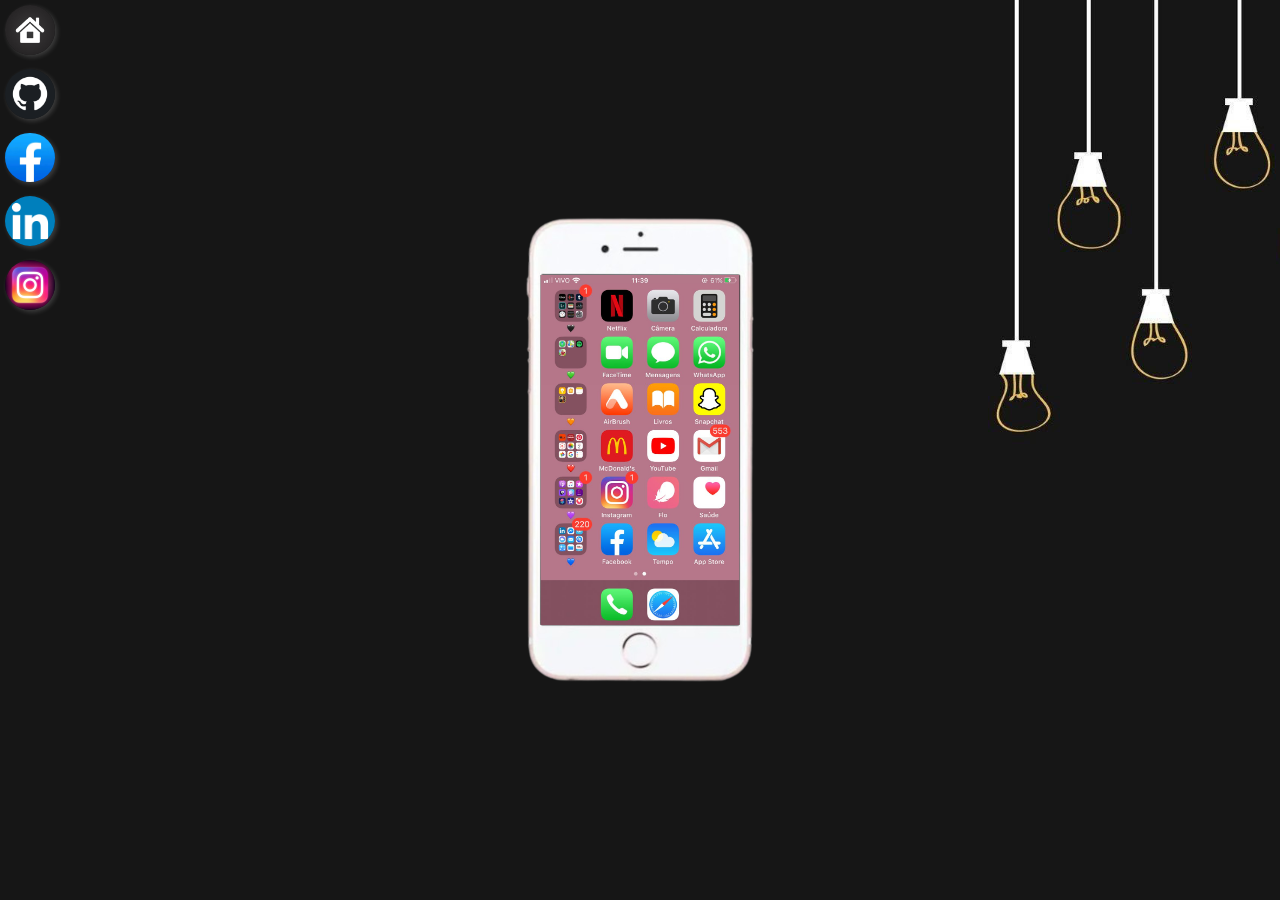
<file: index.html>
<!DOCTYPE html>
<html lang="pt-br">
<head>
    <meta charset="UTF-8">
    <meta name="viewport" content="width=device-width, initial-scale=1.0">
    <title>Projeto social</title>
    <link rel="shortcut icon" href="imagens/favicon.ico" type="image/x-icon">
    <link rel="stylesheet" href="estilo/style.css">
</head>
<body>

    <main>
        <section id="celular" >

            <div id="ifr">
                
                <iframe src="home.html" frameborder="0" name="tela"
                id="tela"></iframe>
                
            </div>

        </section>
       

        <section id="app">

            <a href="home.html" target="tela"><img src="imagens/home.jpg" alt="home jpg"></a> <br>

            <a href="github.html" target="tela"><img src="imagens/logo git-hub.webp" alt="git webp"></a> <br>

            <a href="facebook.html" target="tela"><img src="imagens/logo facebook.jpg" alt="facebook"></a> <br>

            <a href="linkedin.html" target="tela"><img src="imagens/logo linkedin.png" alt="linkedin"></a> <br>

            <a href="instagran.html" target="tela"><img src="imagens/logo insta.webp" alt="instagram"></a>

        </section>

    </main>
    
</body>
</html>
</file>
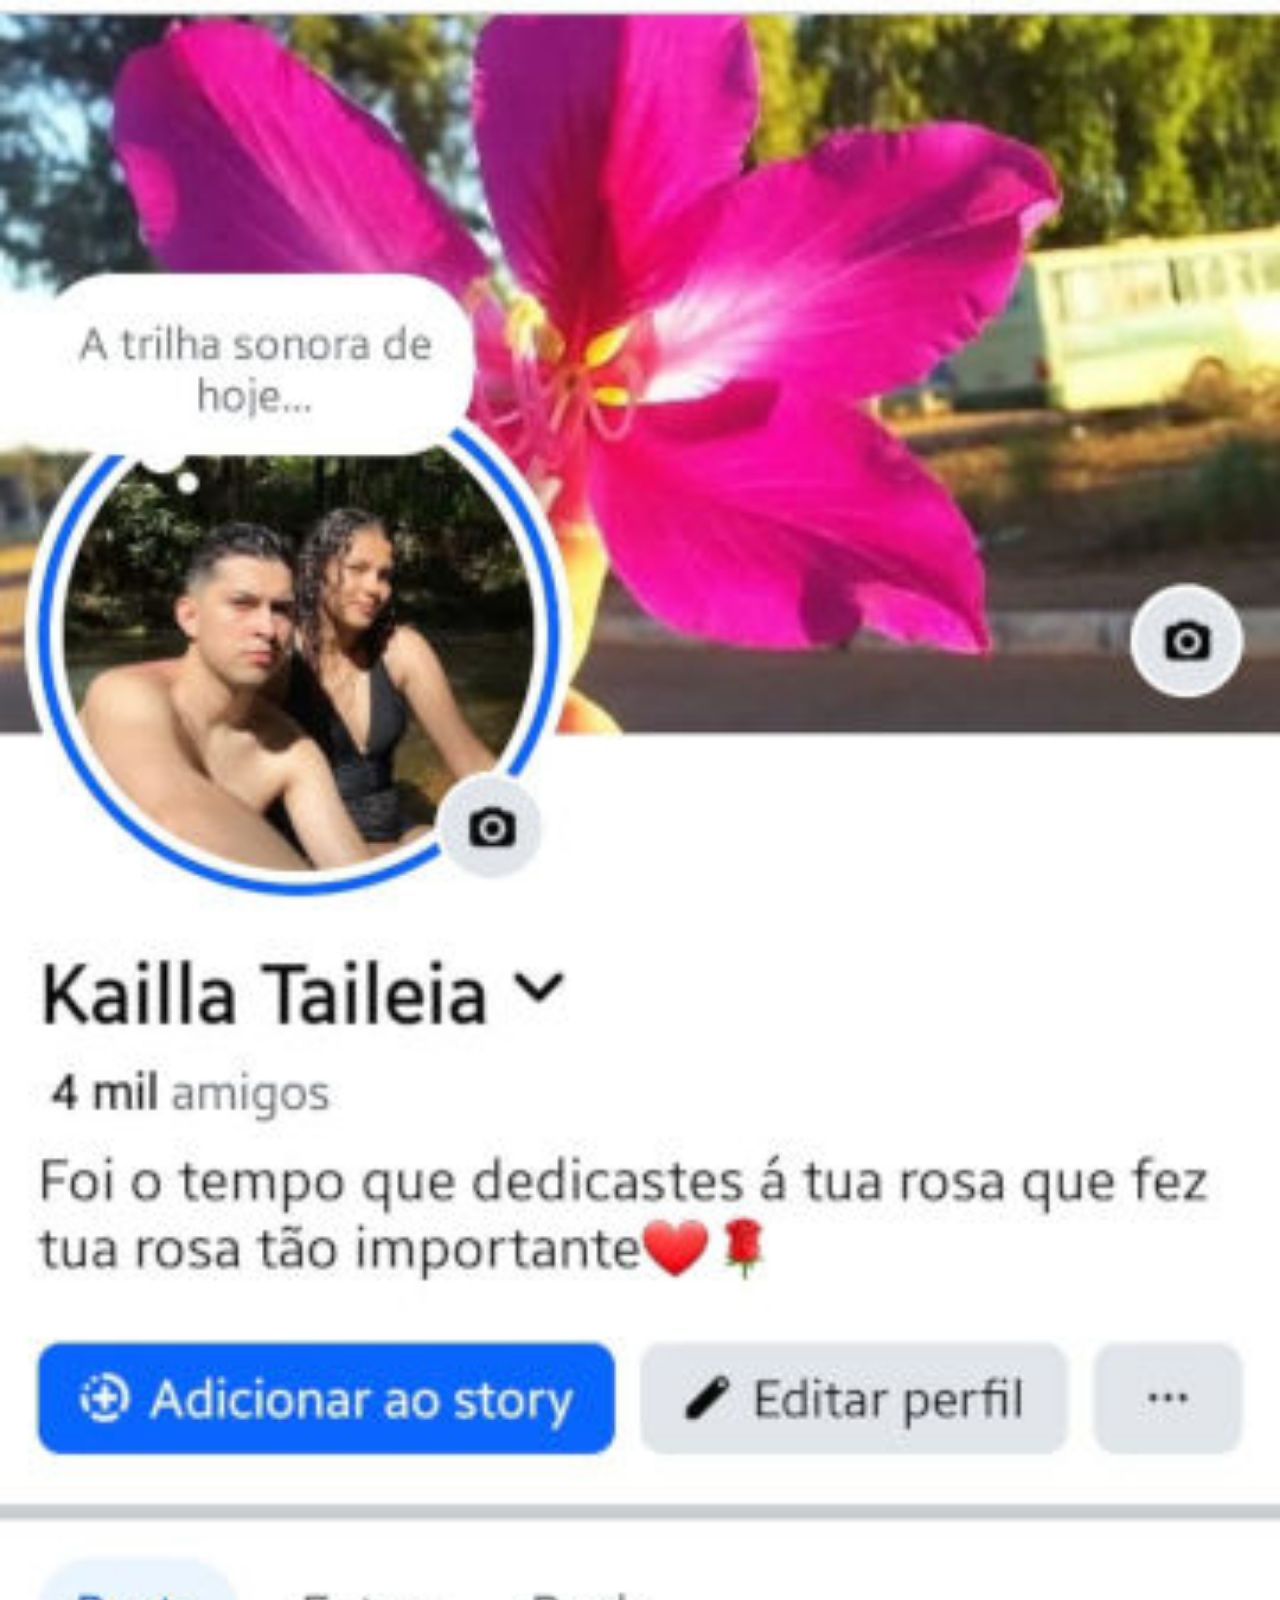
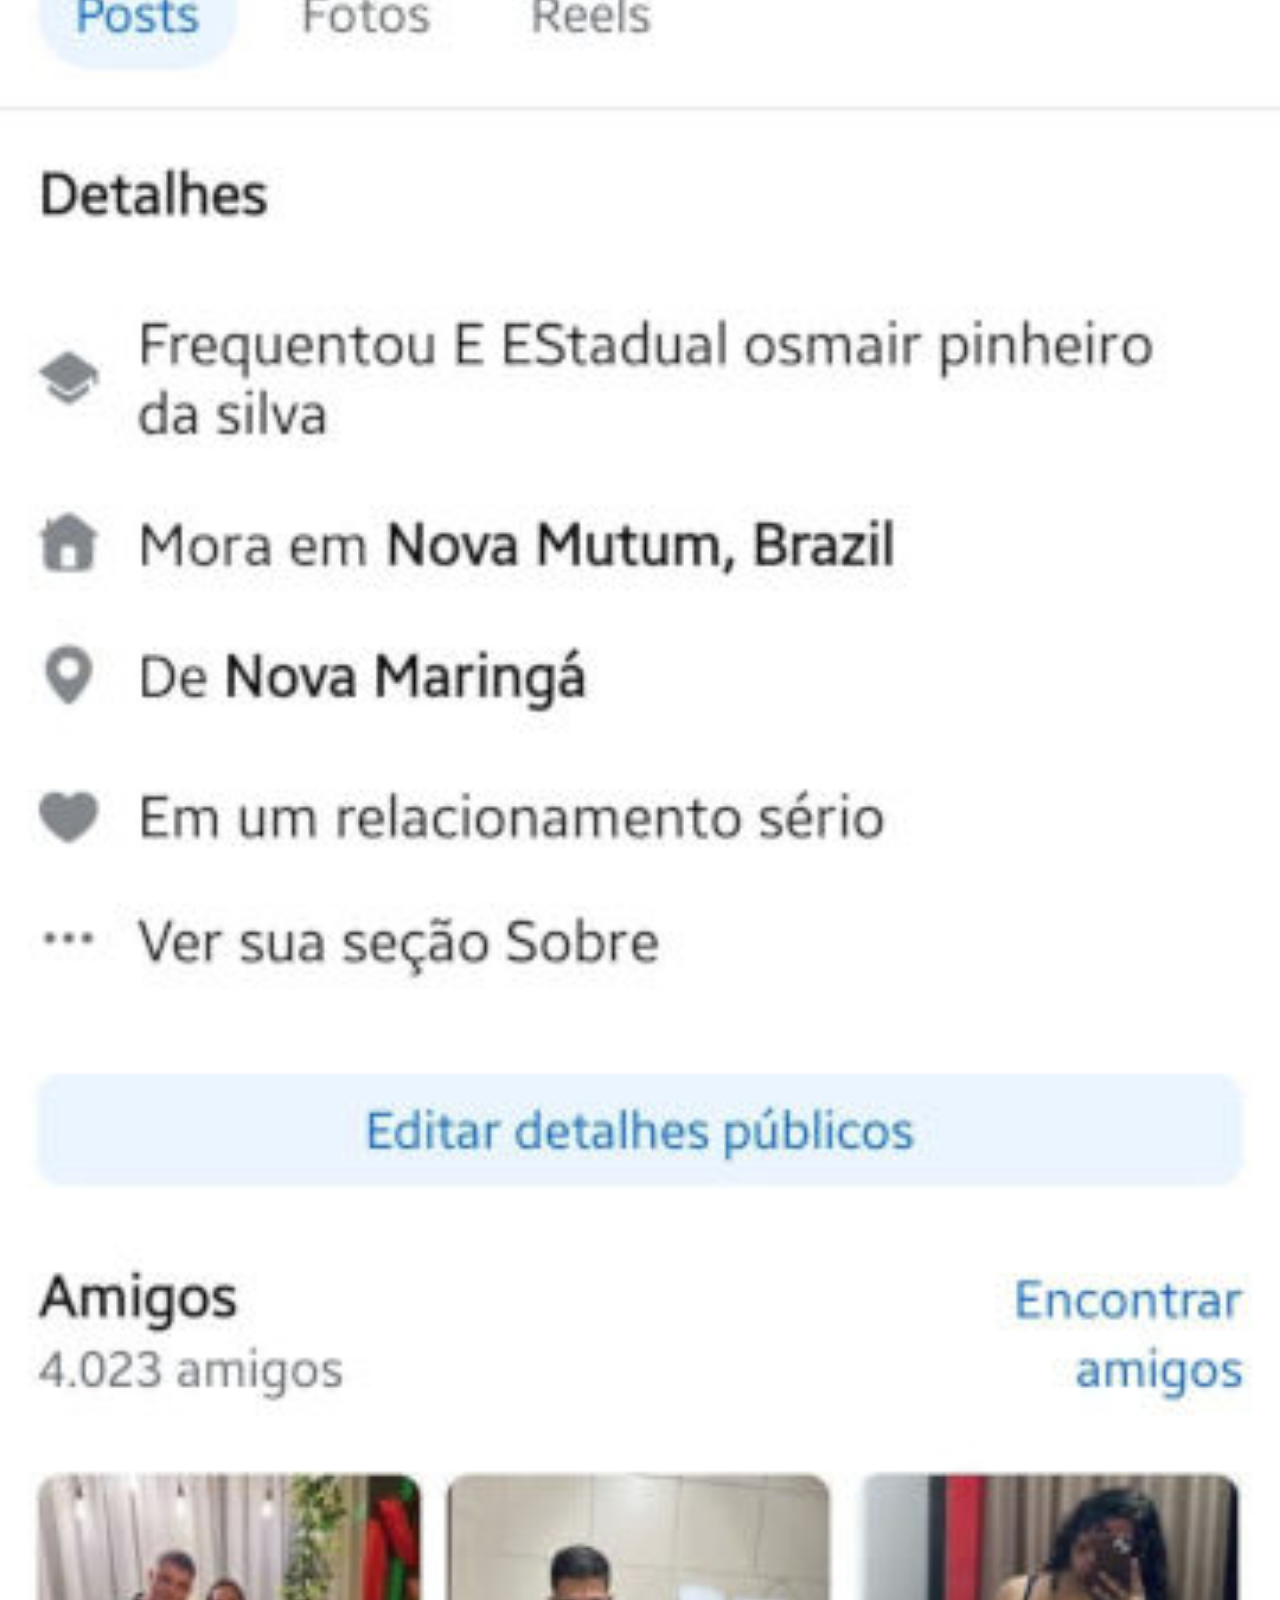
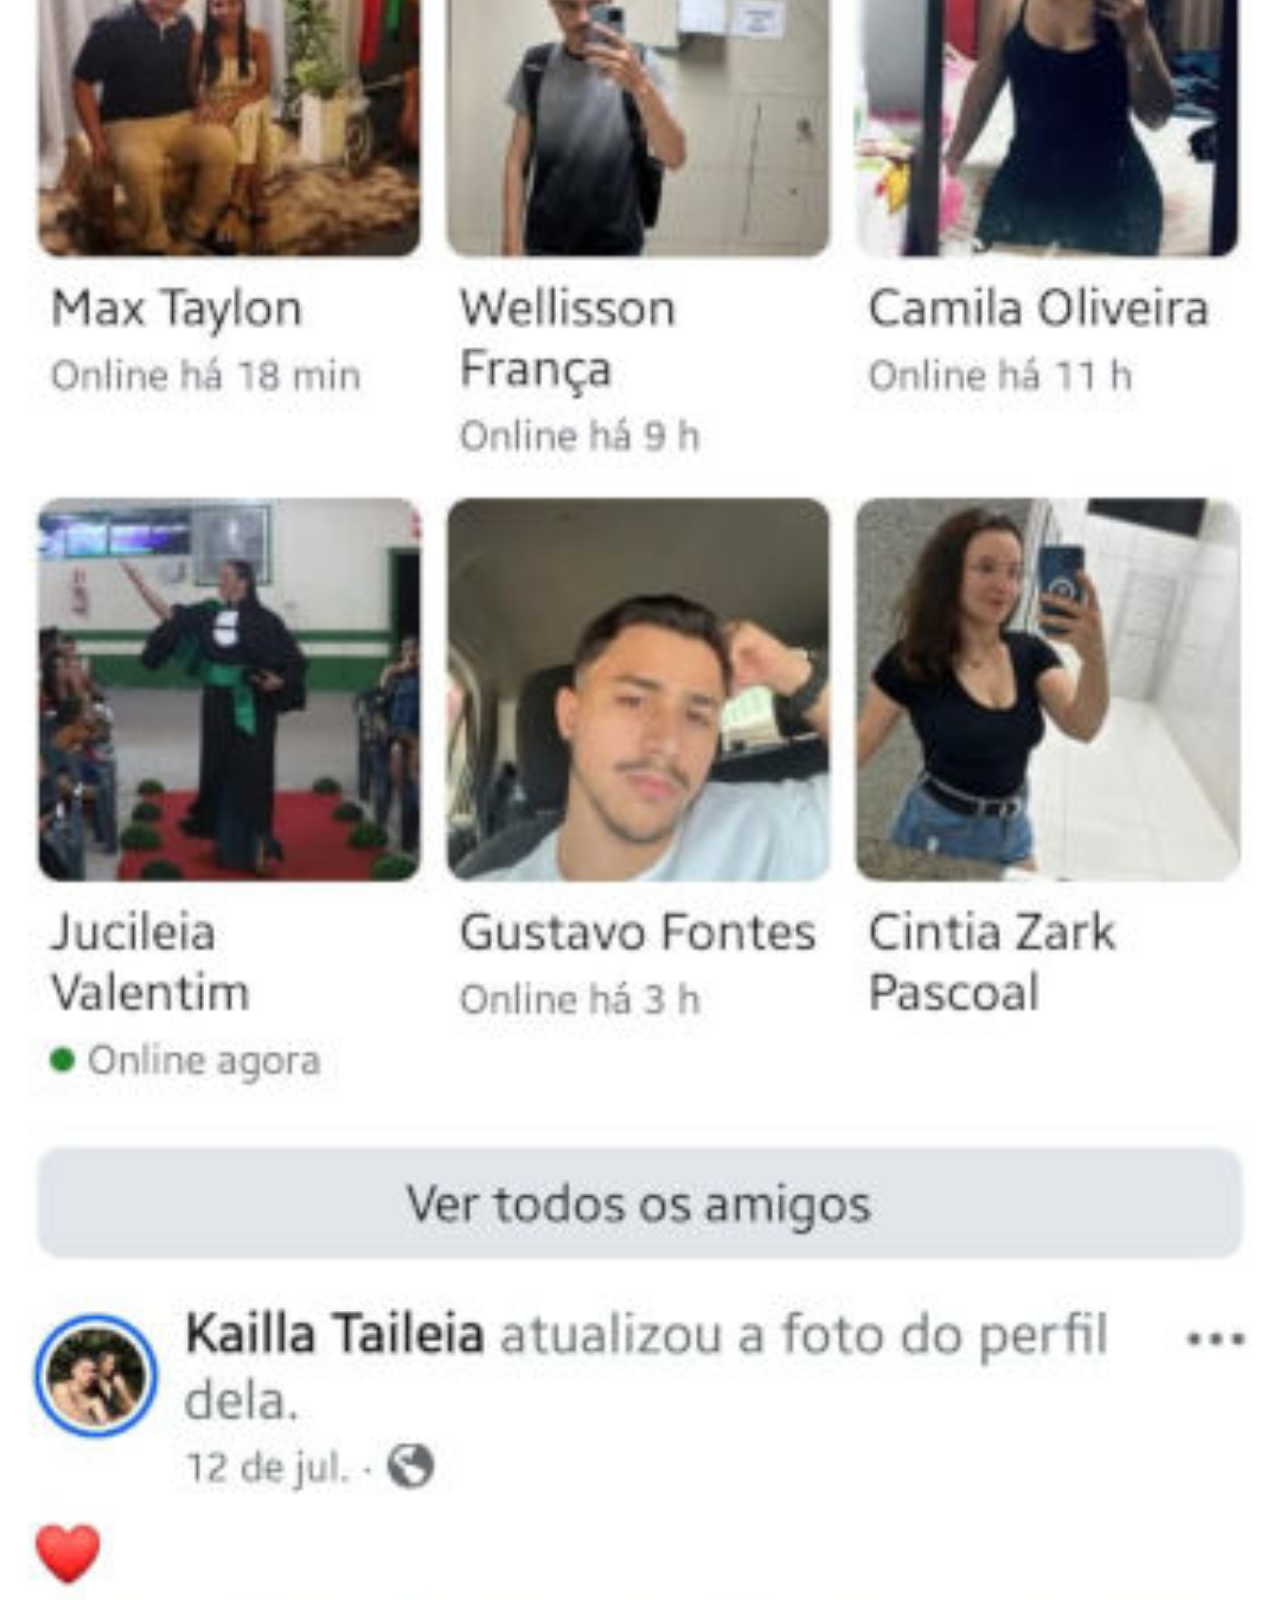
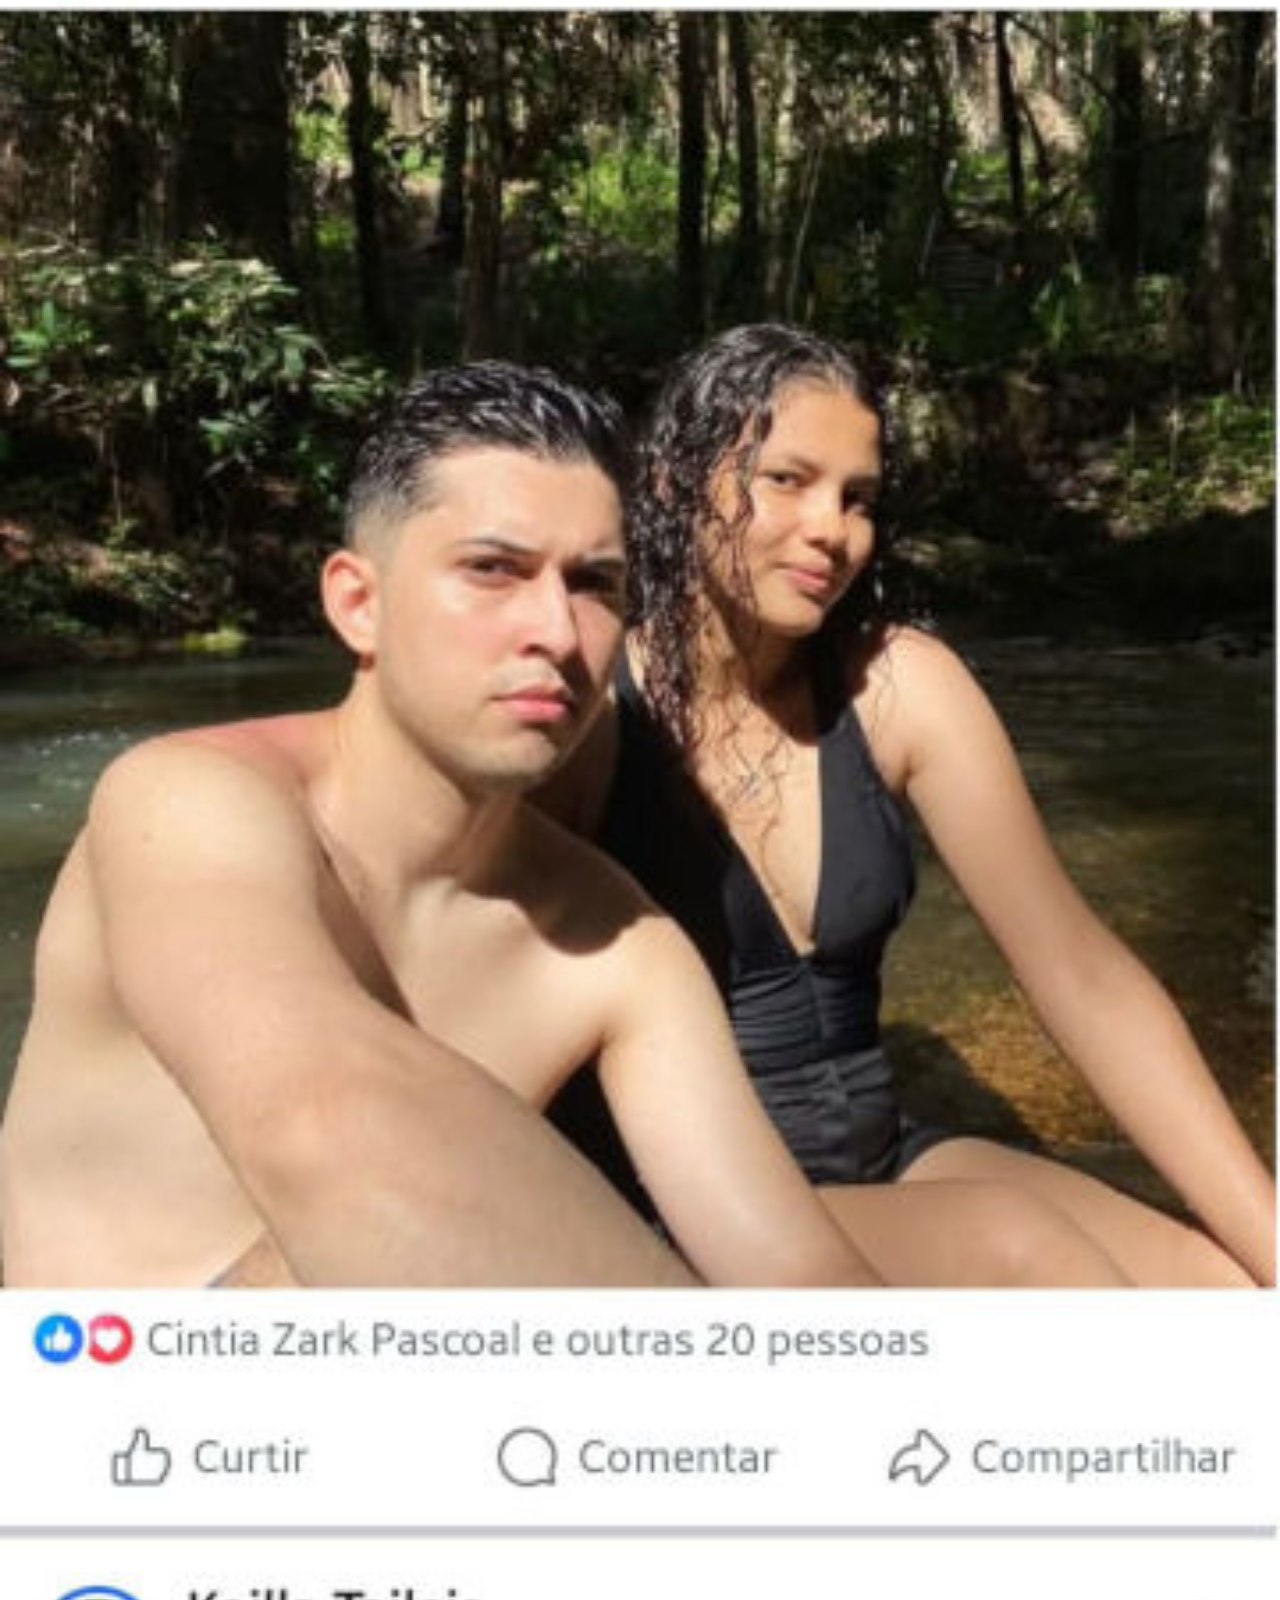
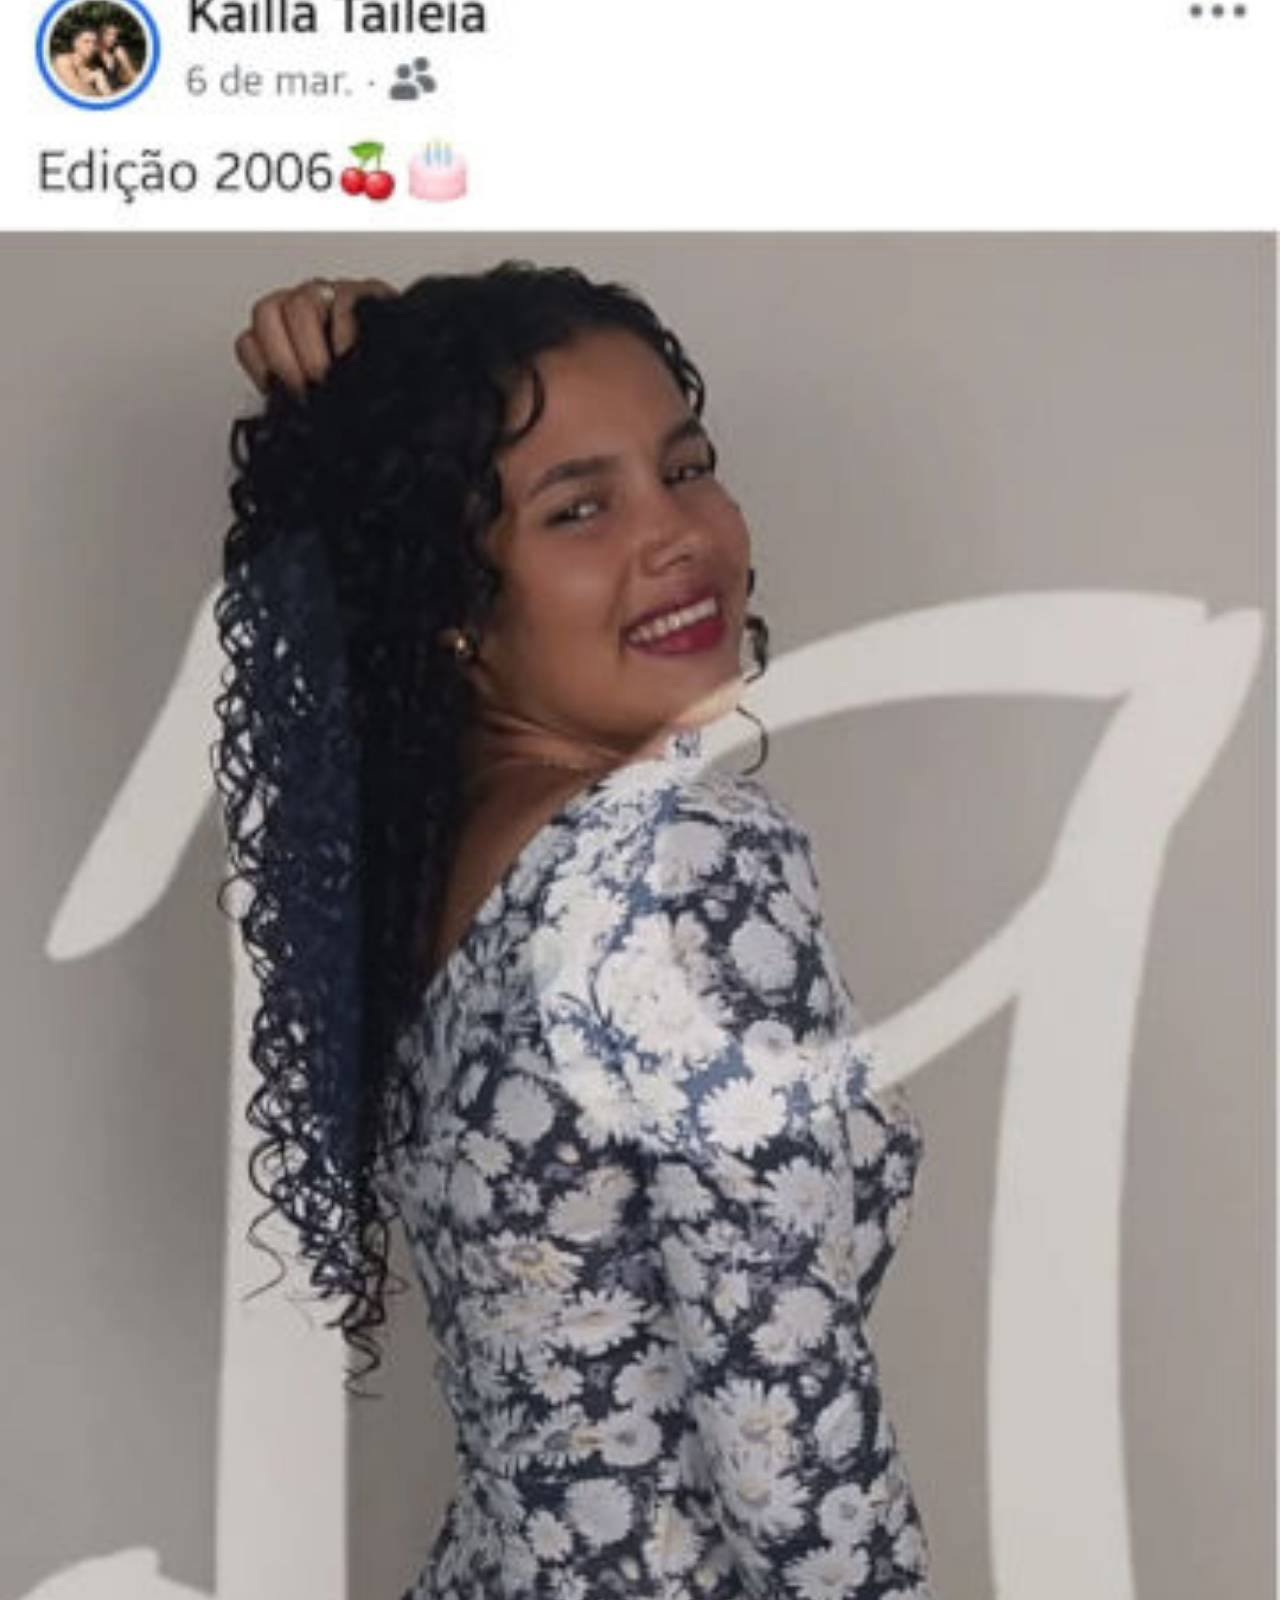
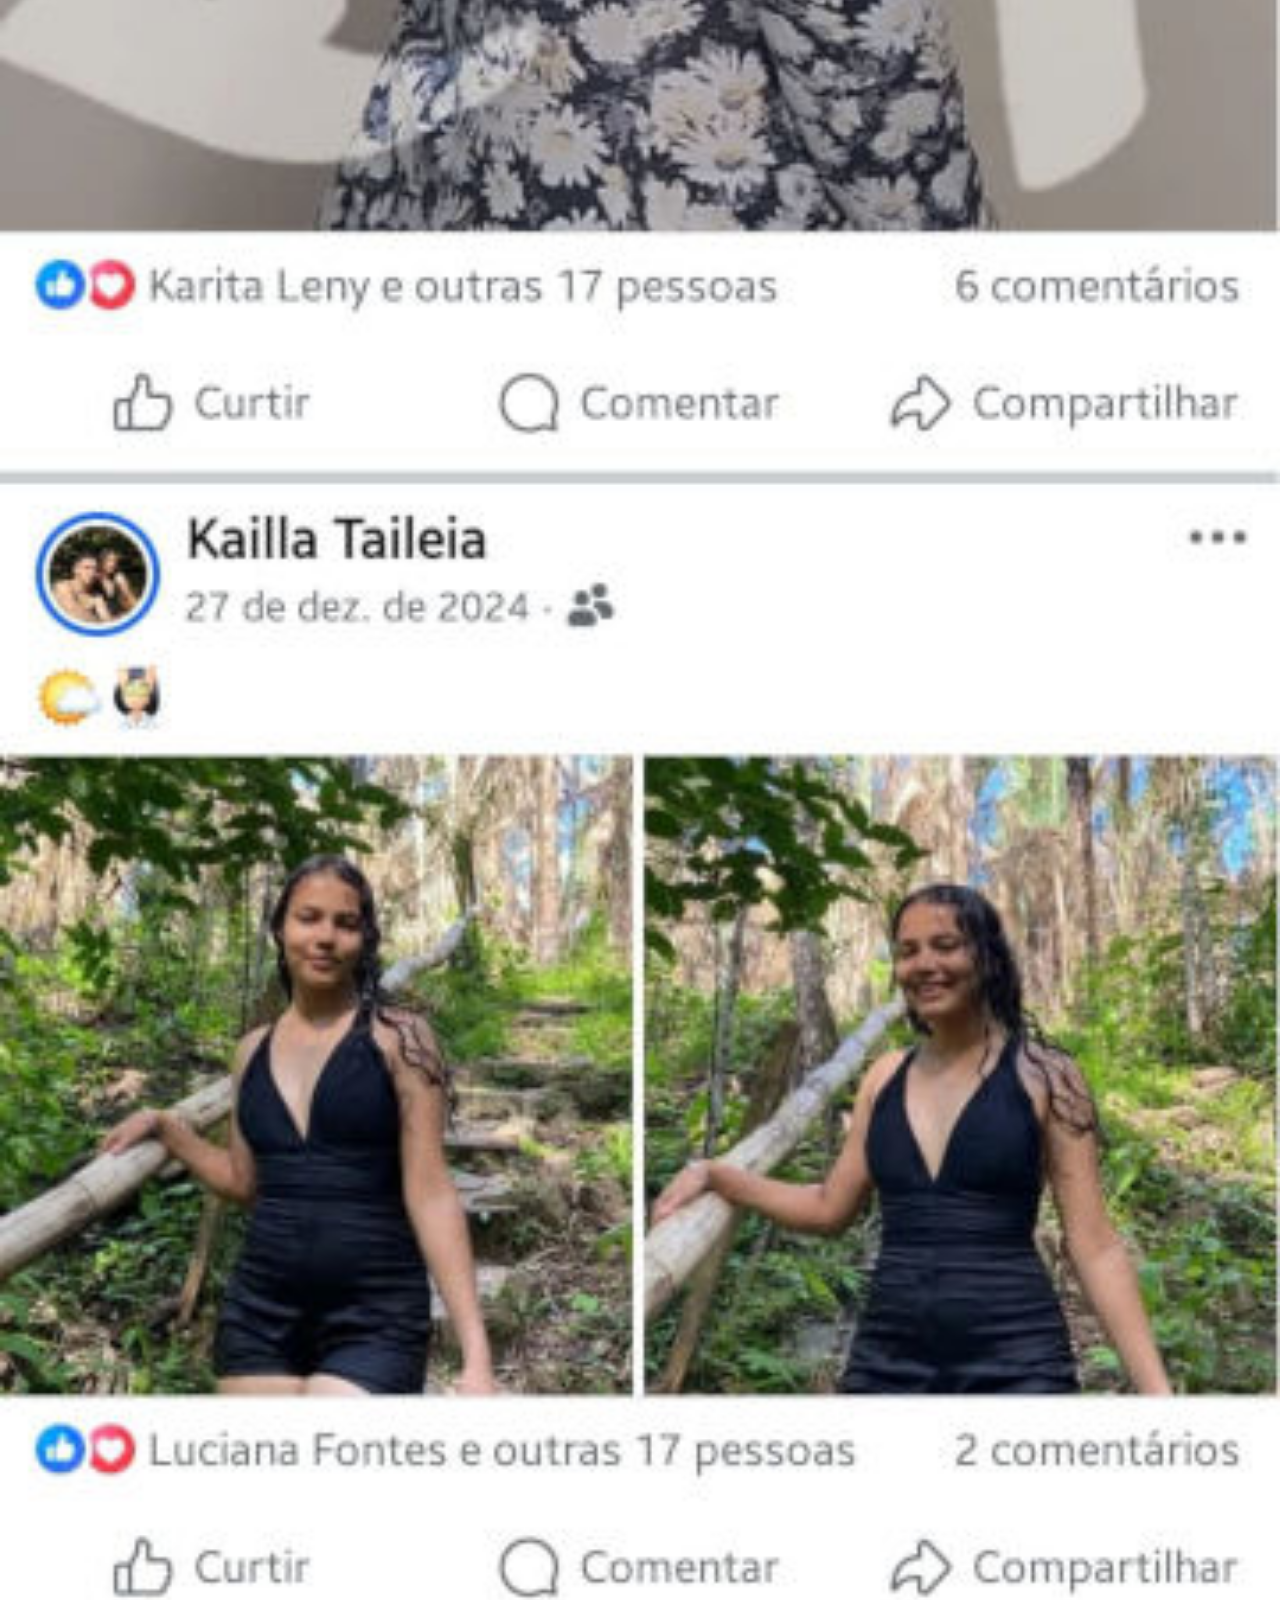
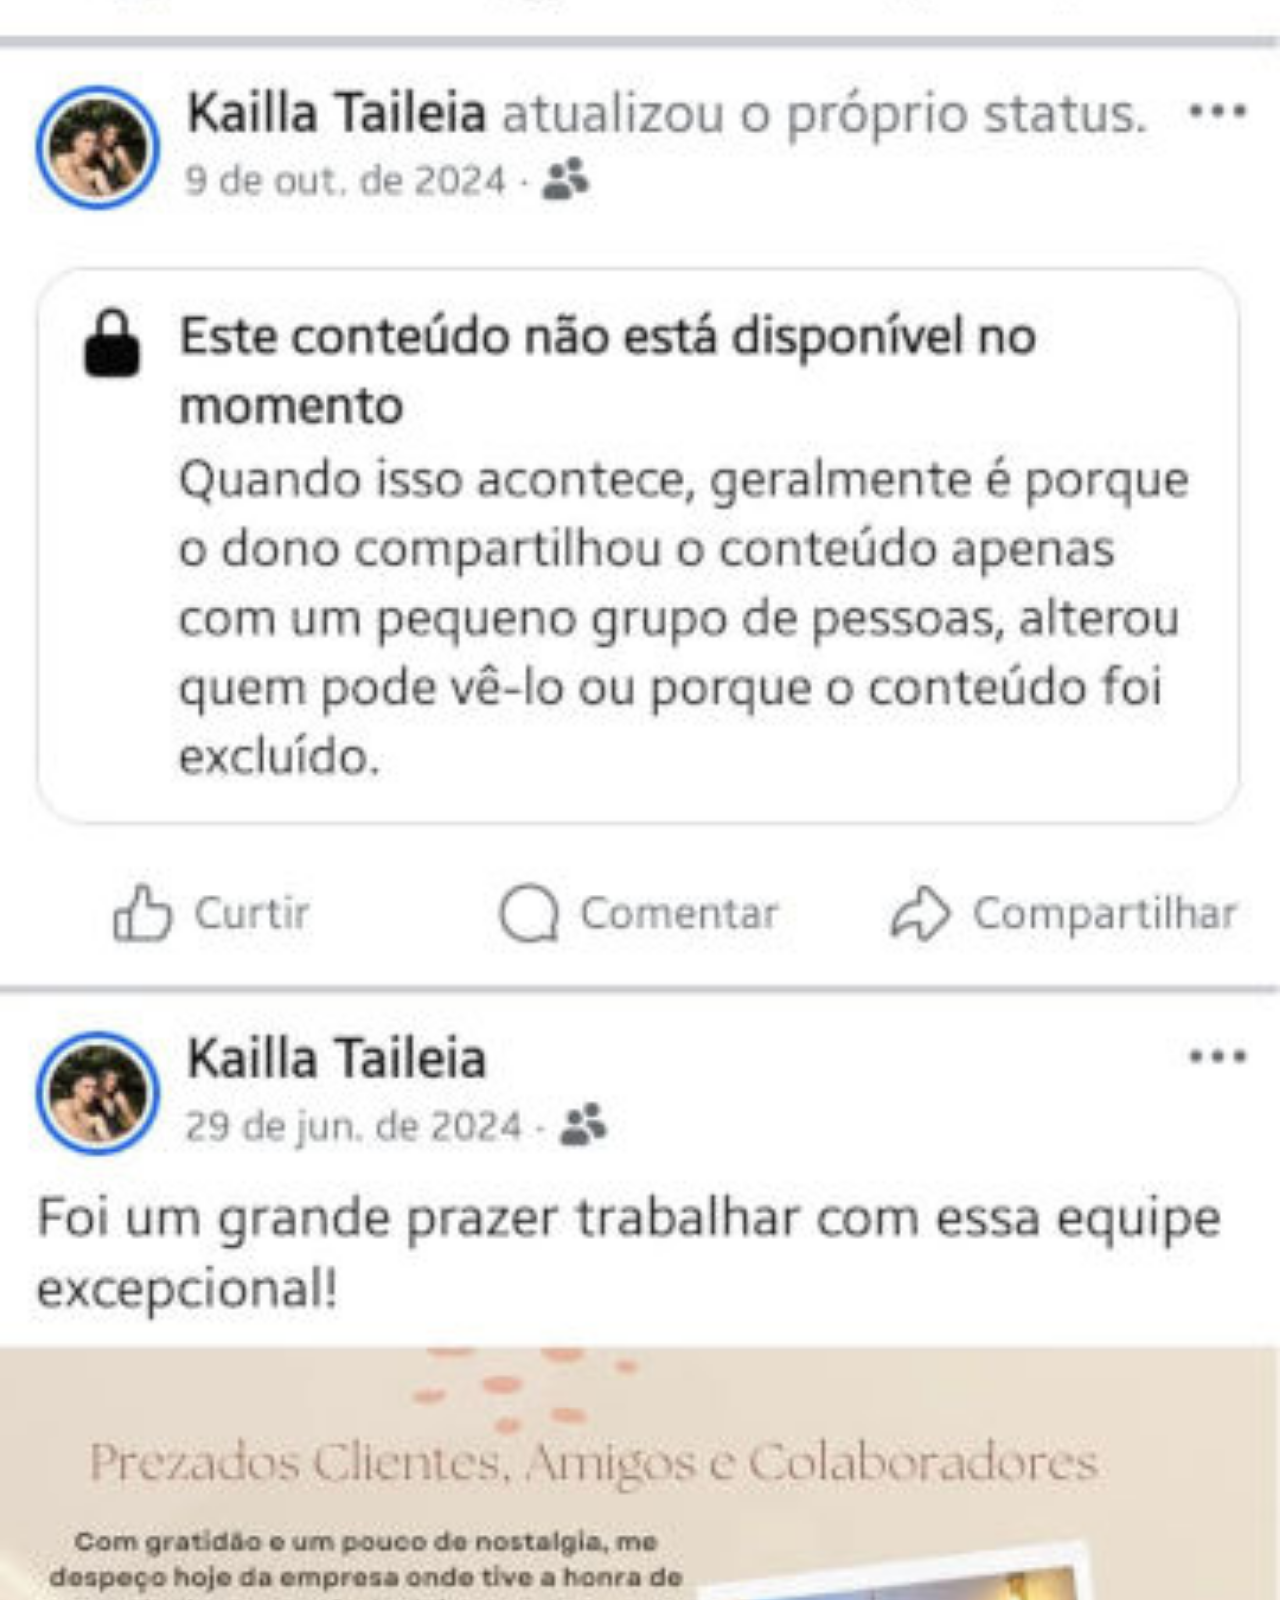
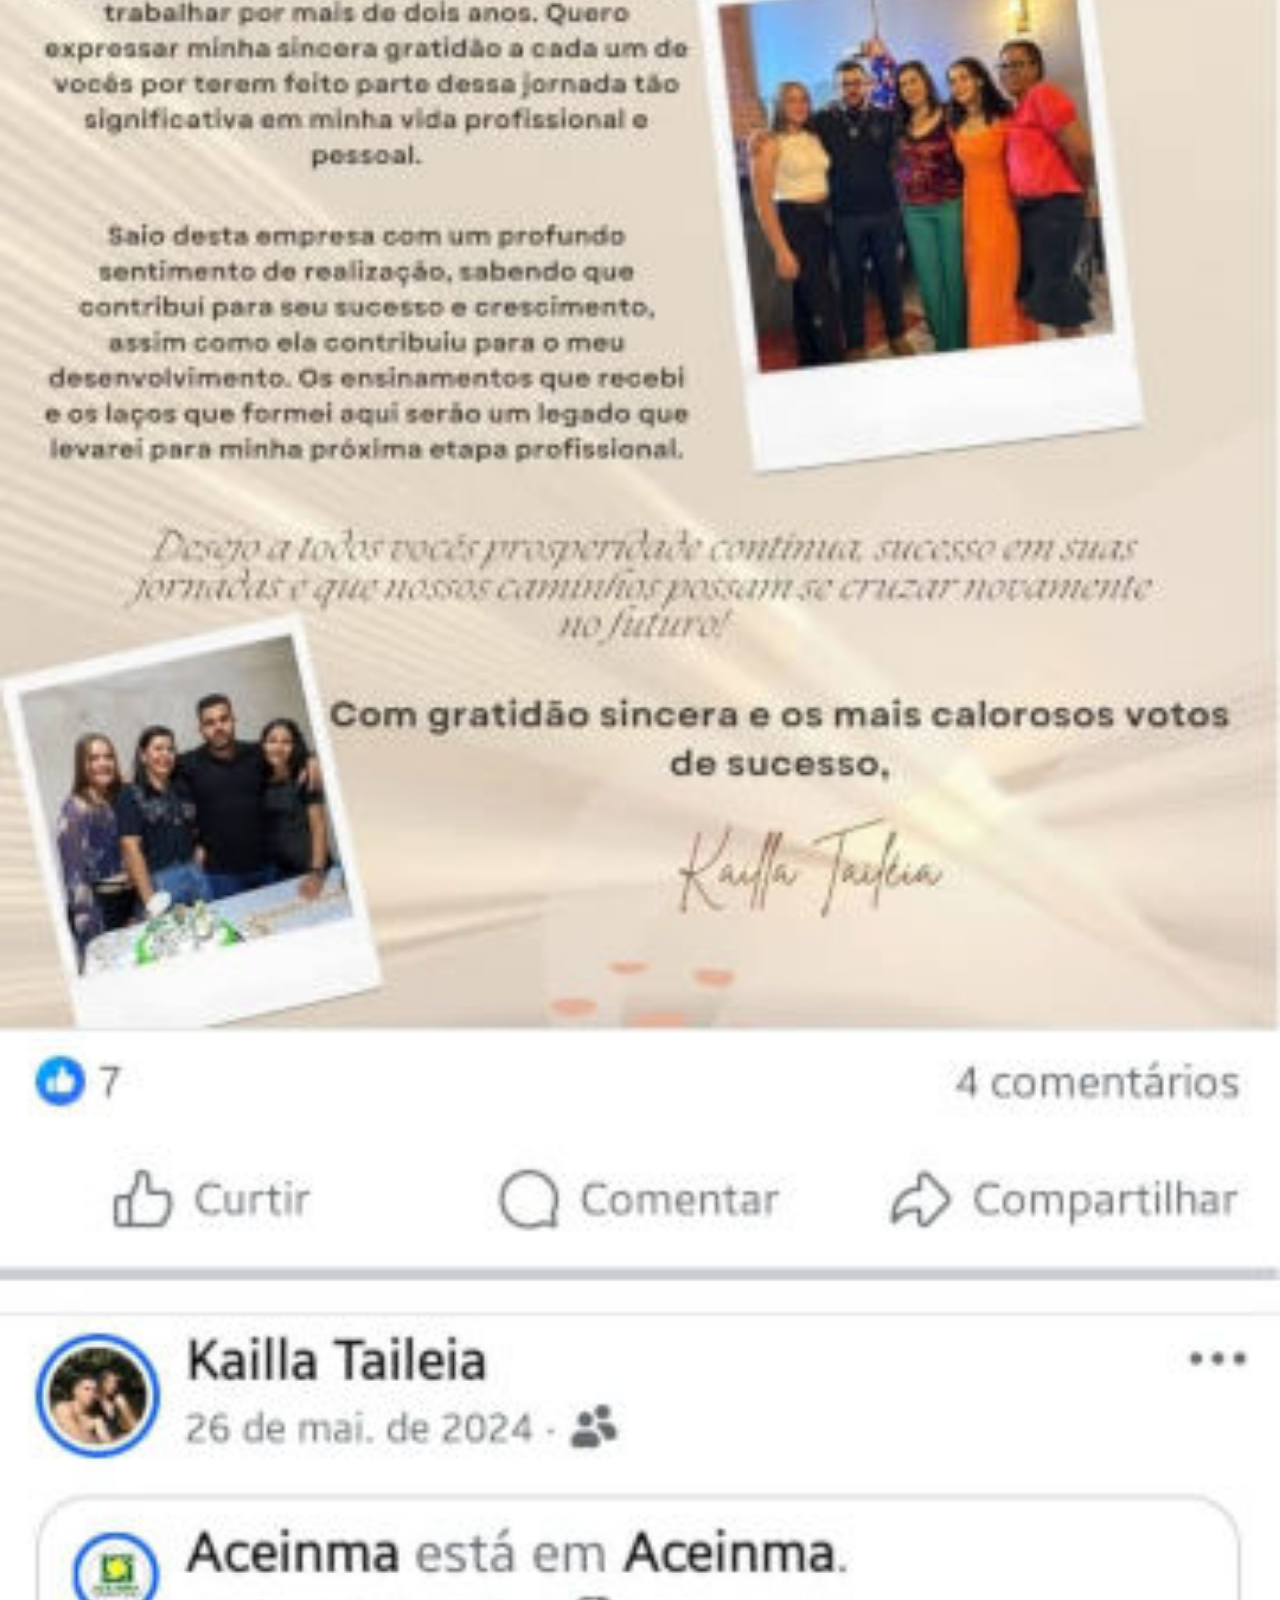
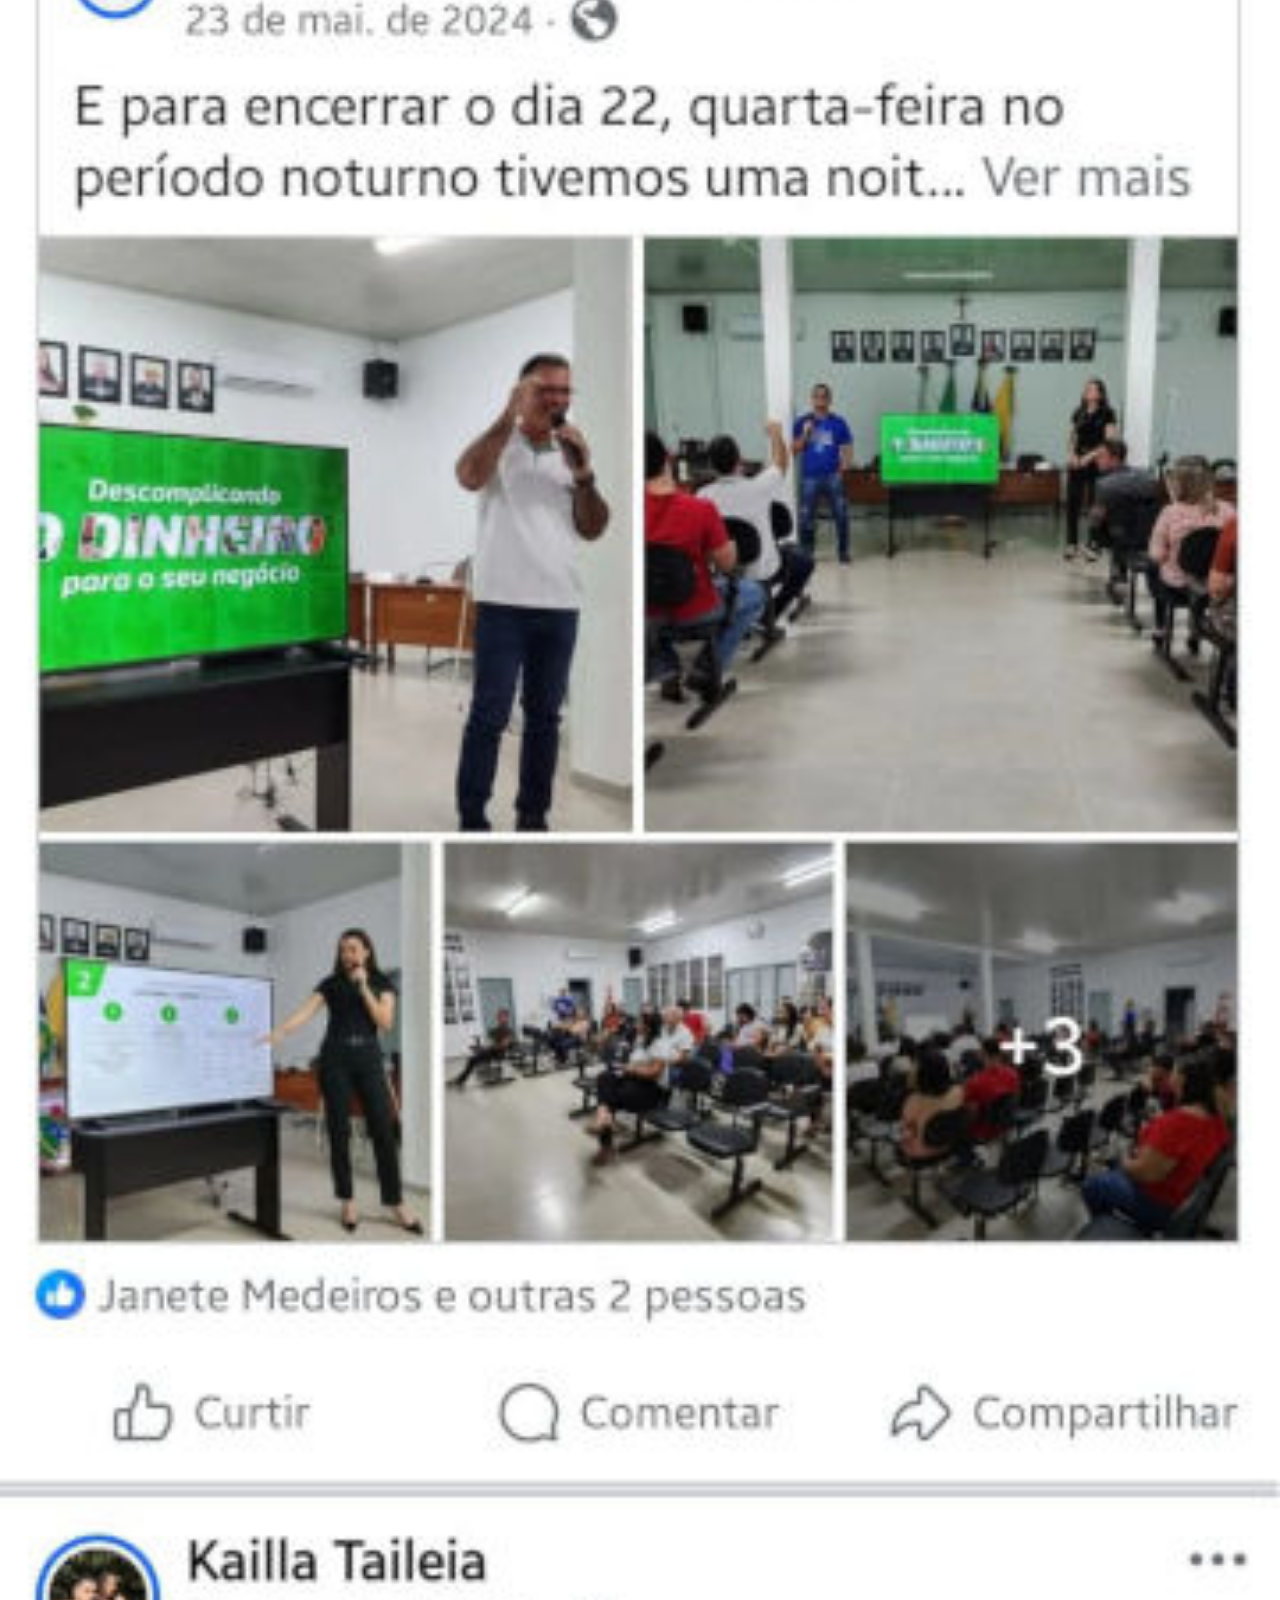
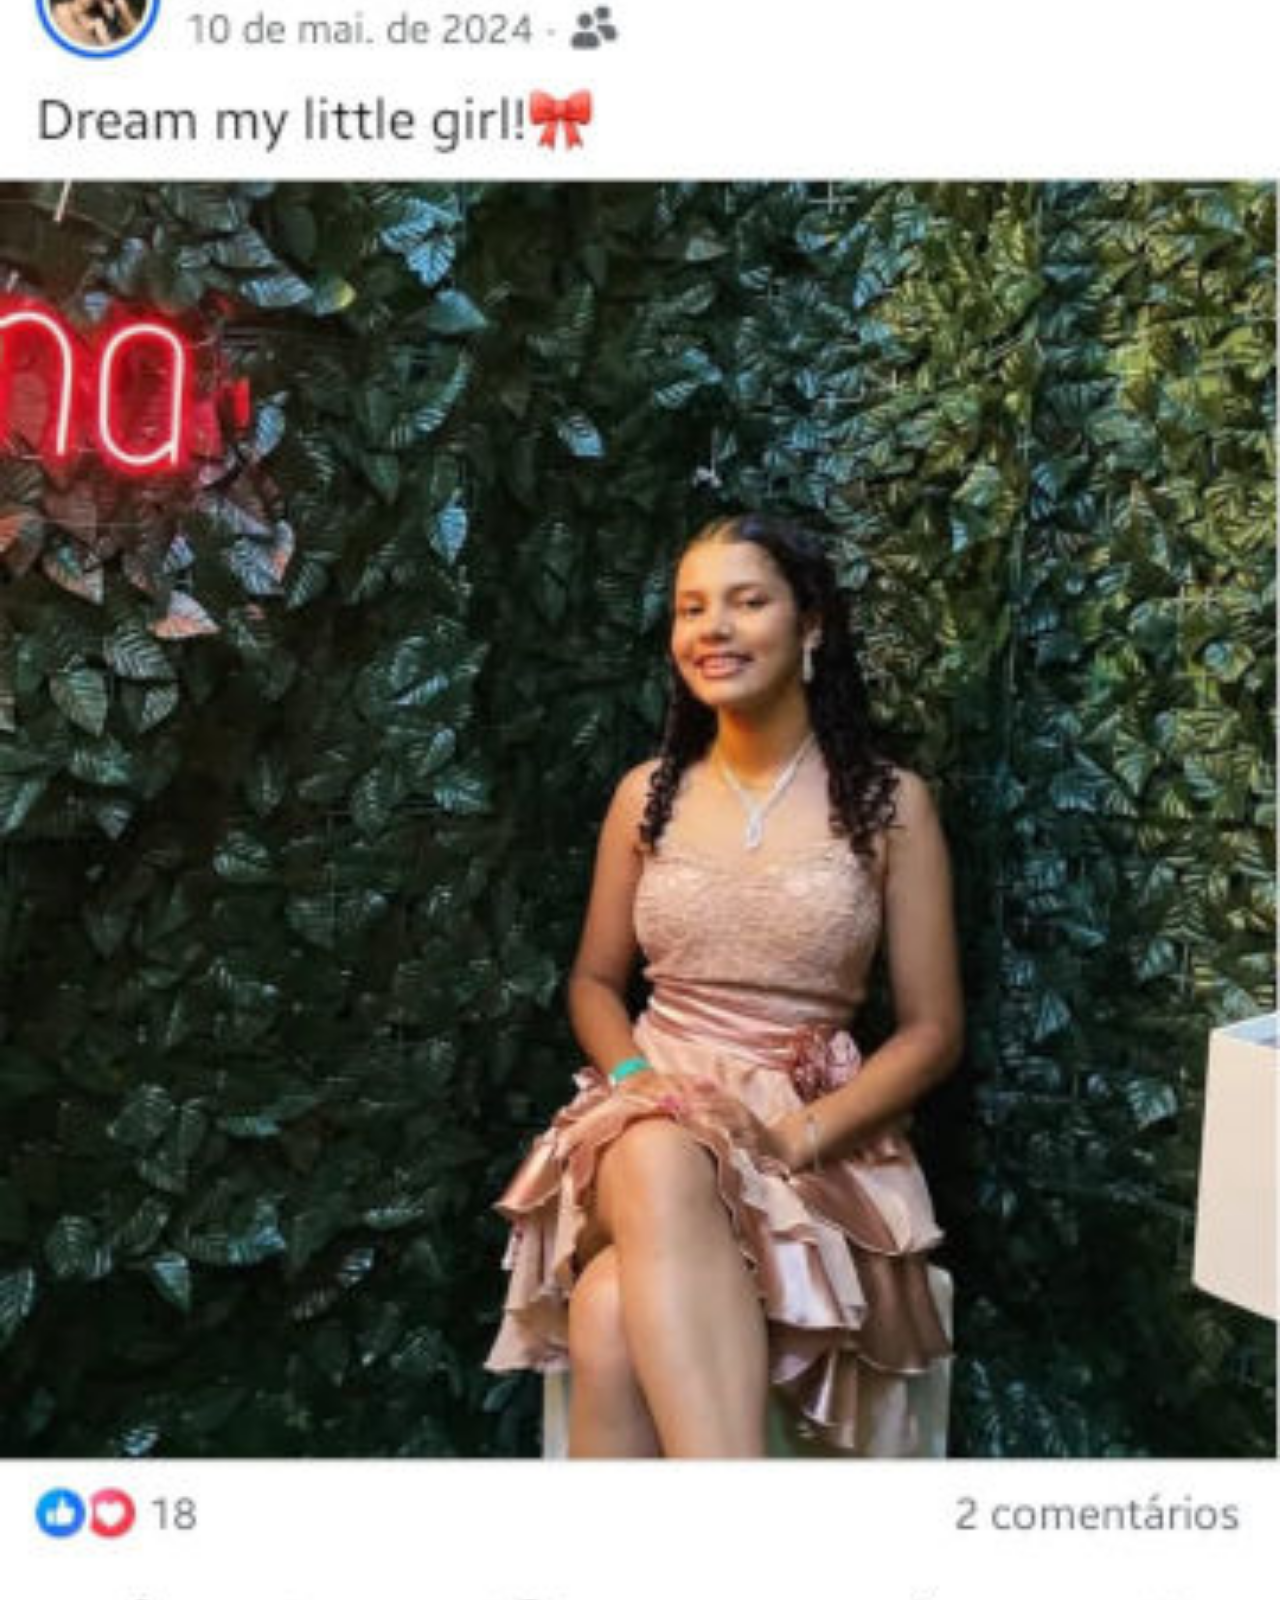
<file: facebook.html>
<!DOCTYPE html>
<html lang="pt-br">
<head>
    <meta charset="UTF-8">
    <meta name="viewport" content="width=device-width, initial-scale=1.0">
    <title>facebook</title>
    <link rel="stylesheet" href="estilo/sociais.css">
</head>

<body>
    <img src="imagens/facebook-tela.jpg" alt="facebook">
    <a href="https://www.facebook.com/profile.php?id=100005180079288" target="_blank">  Acesse</a>

</body>
</html>
</file>
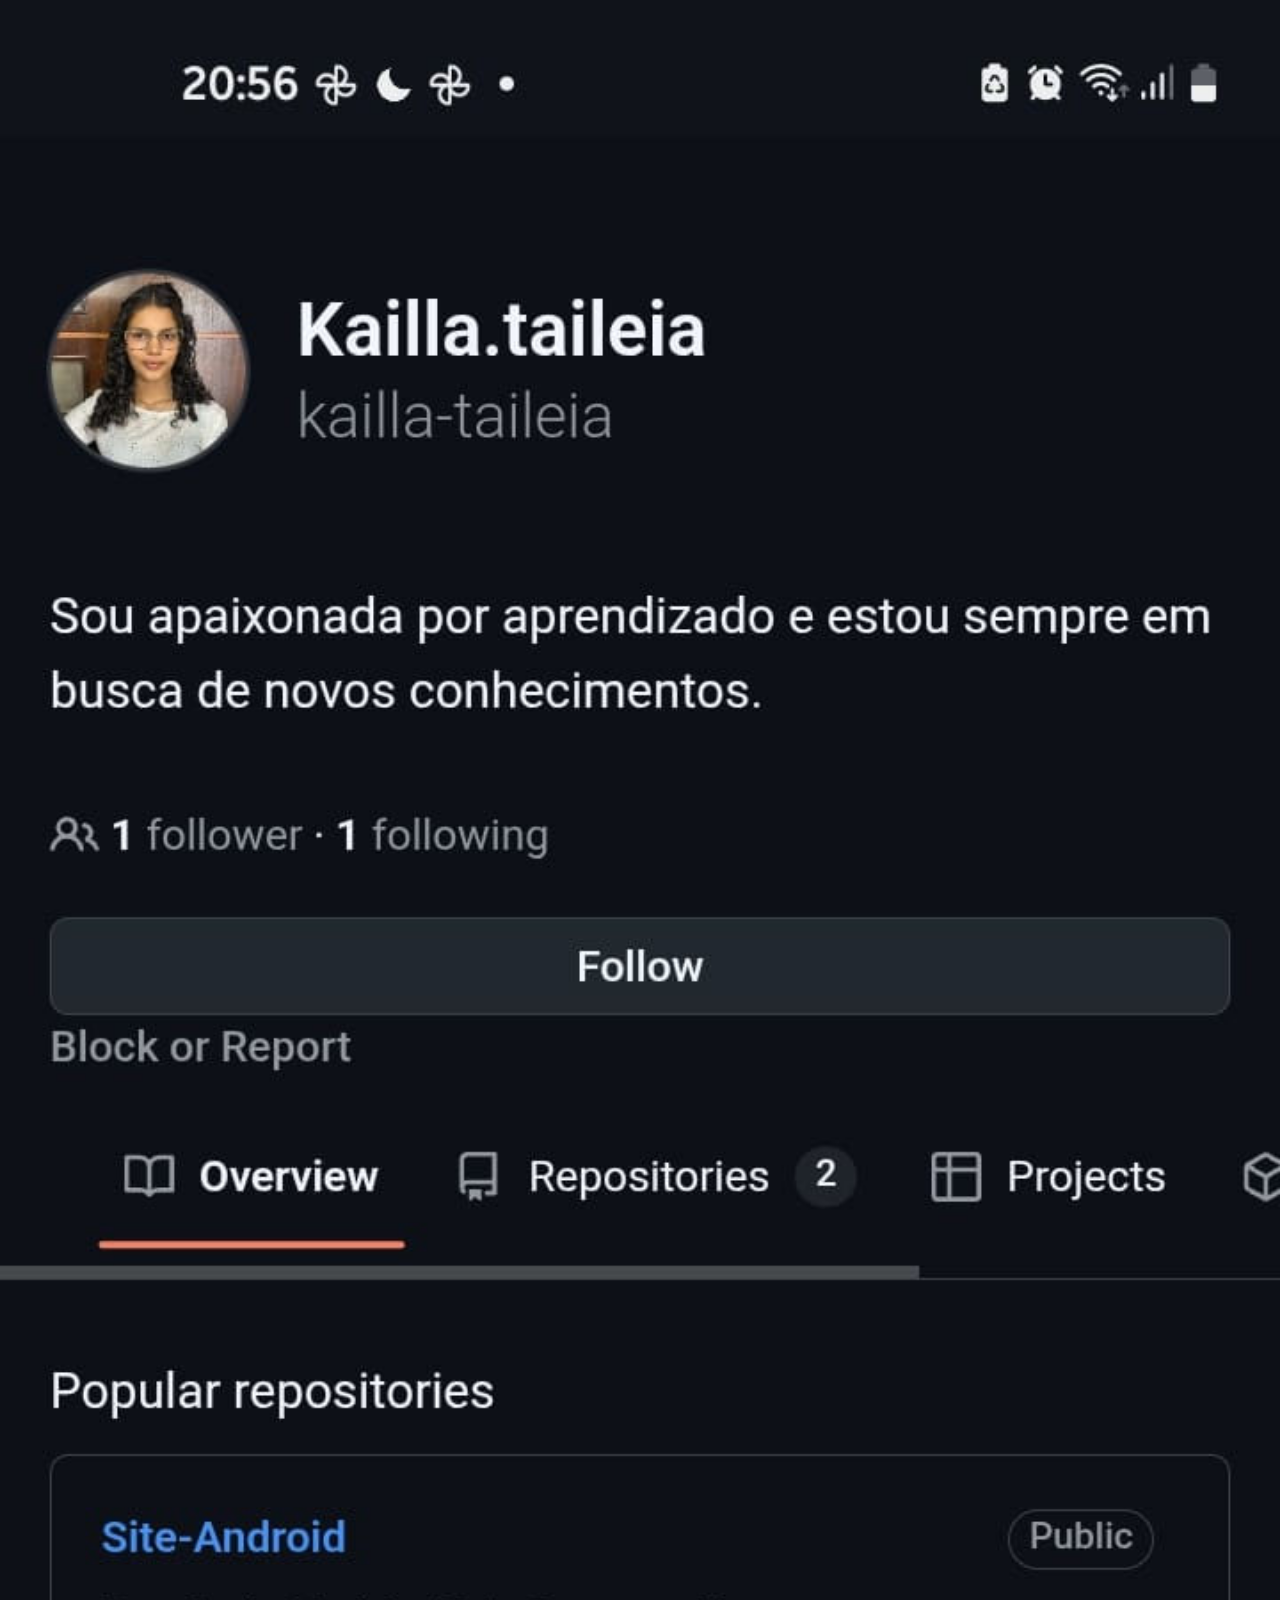
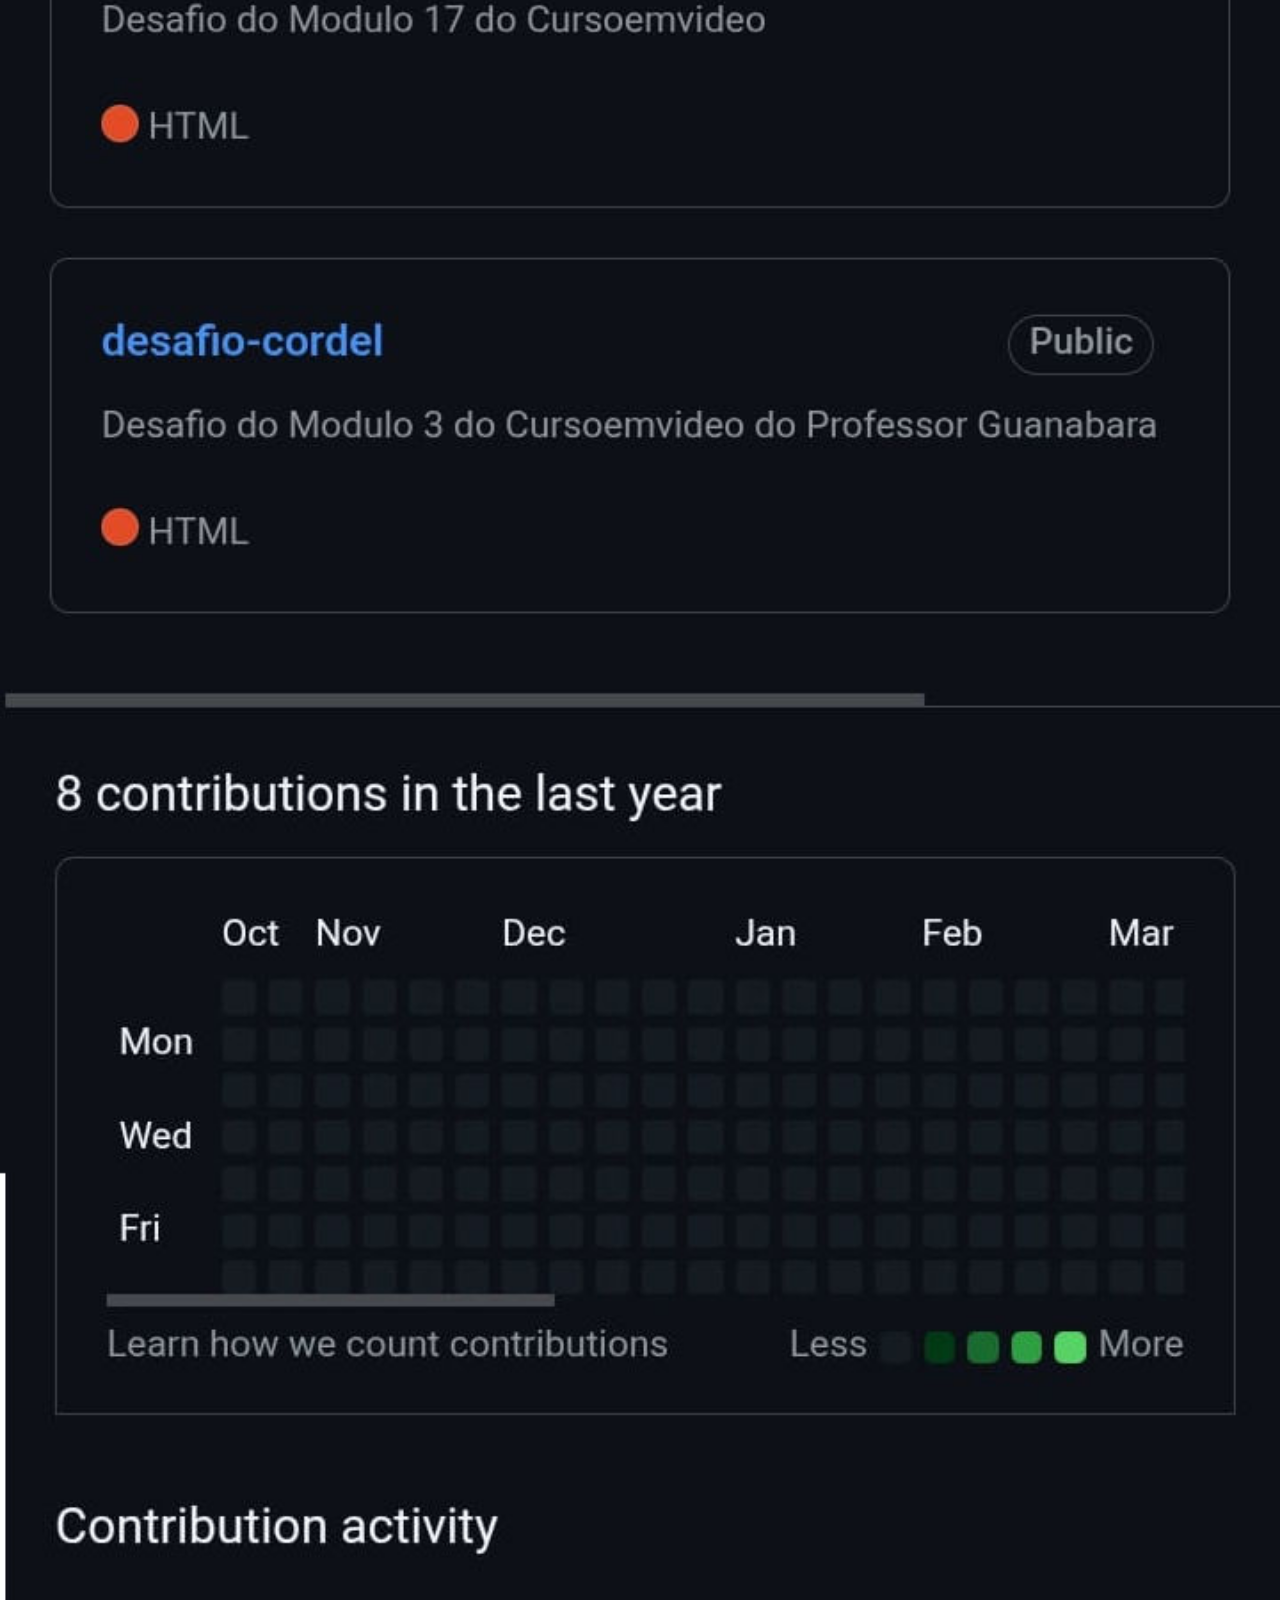
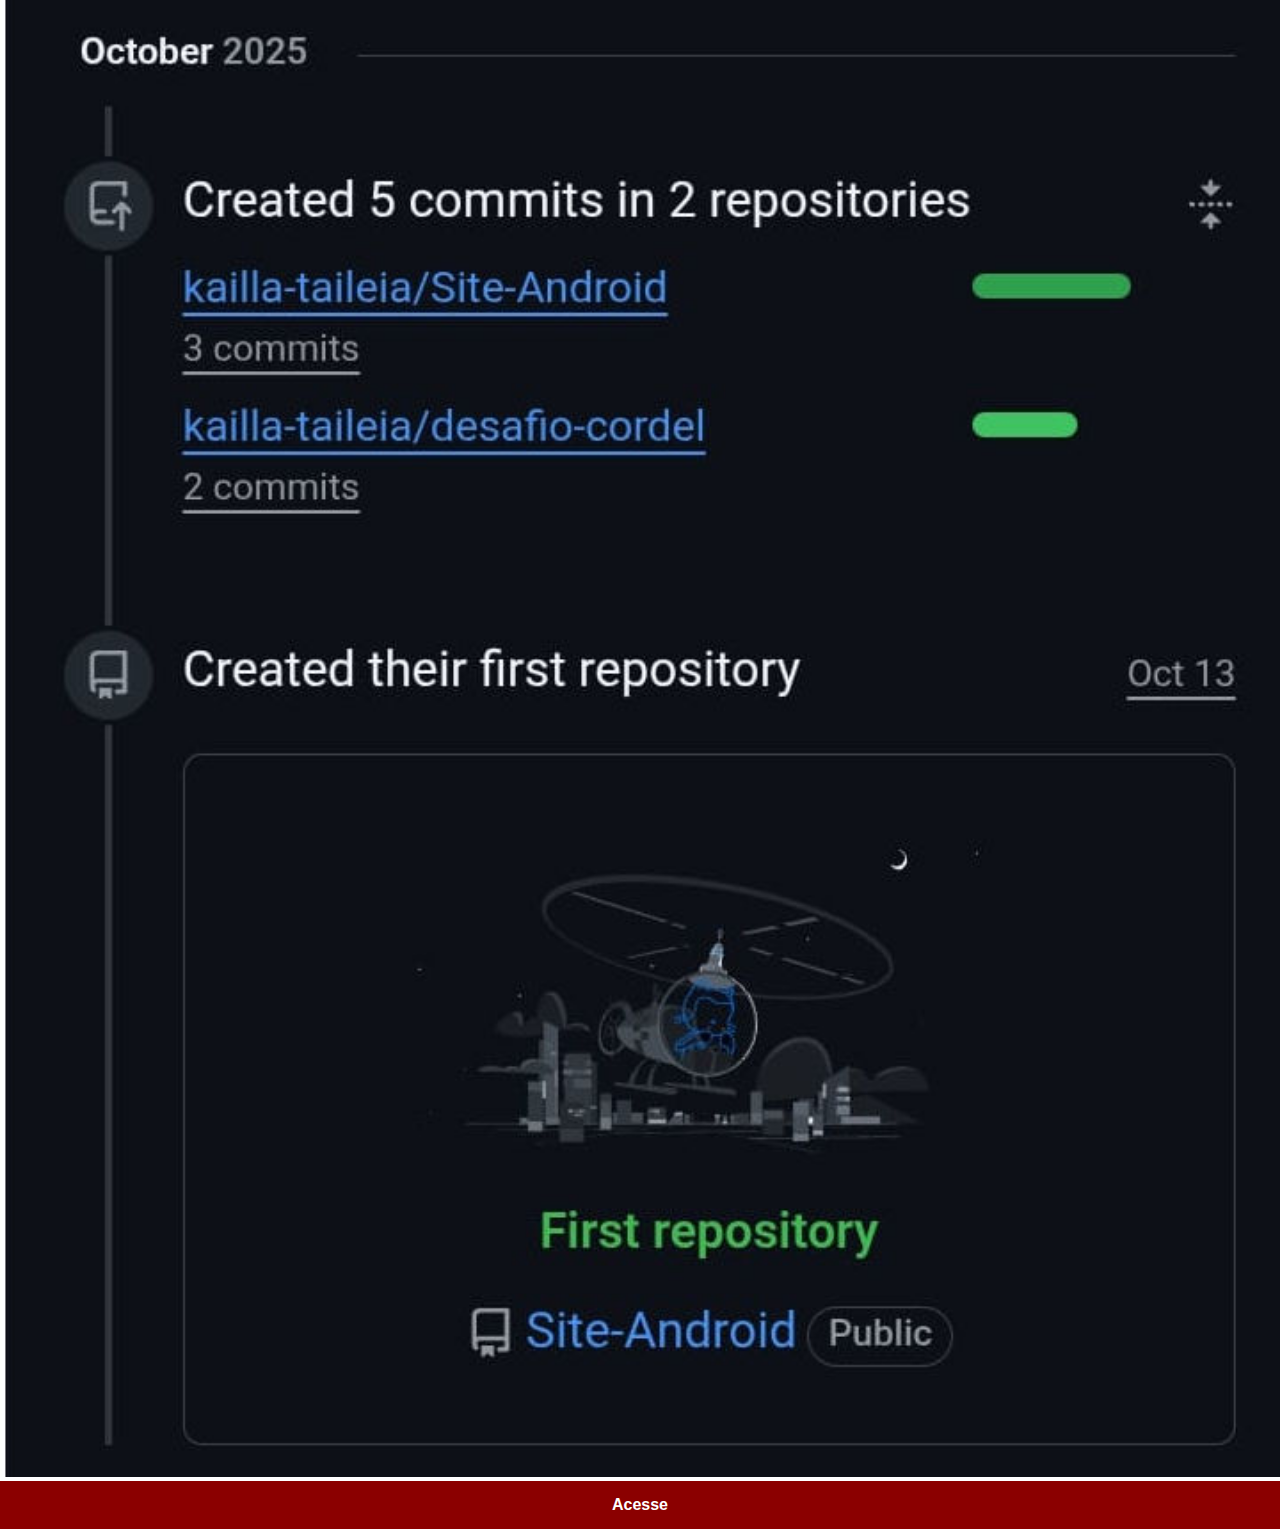
<file: github.html>
<!DOCTYPE html>
<html lang="pt-br">
<head>
    <meta charset="UTF-8">
    <meta name="viewport" content="width=device-width, initial-scale=1.0">
    <title>git-hub</title>
    <link rel="stylesheet" href="estilo/sociais.css">
</head>
<body>

    <img src="imagens/git pagina.jpg" alt="git">
    <a href="https://github.com/kailla-taileia" target="_blank">Acesse</a>
    
</body>
</html>
</file>
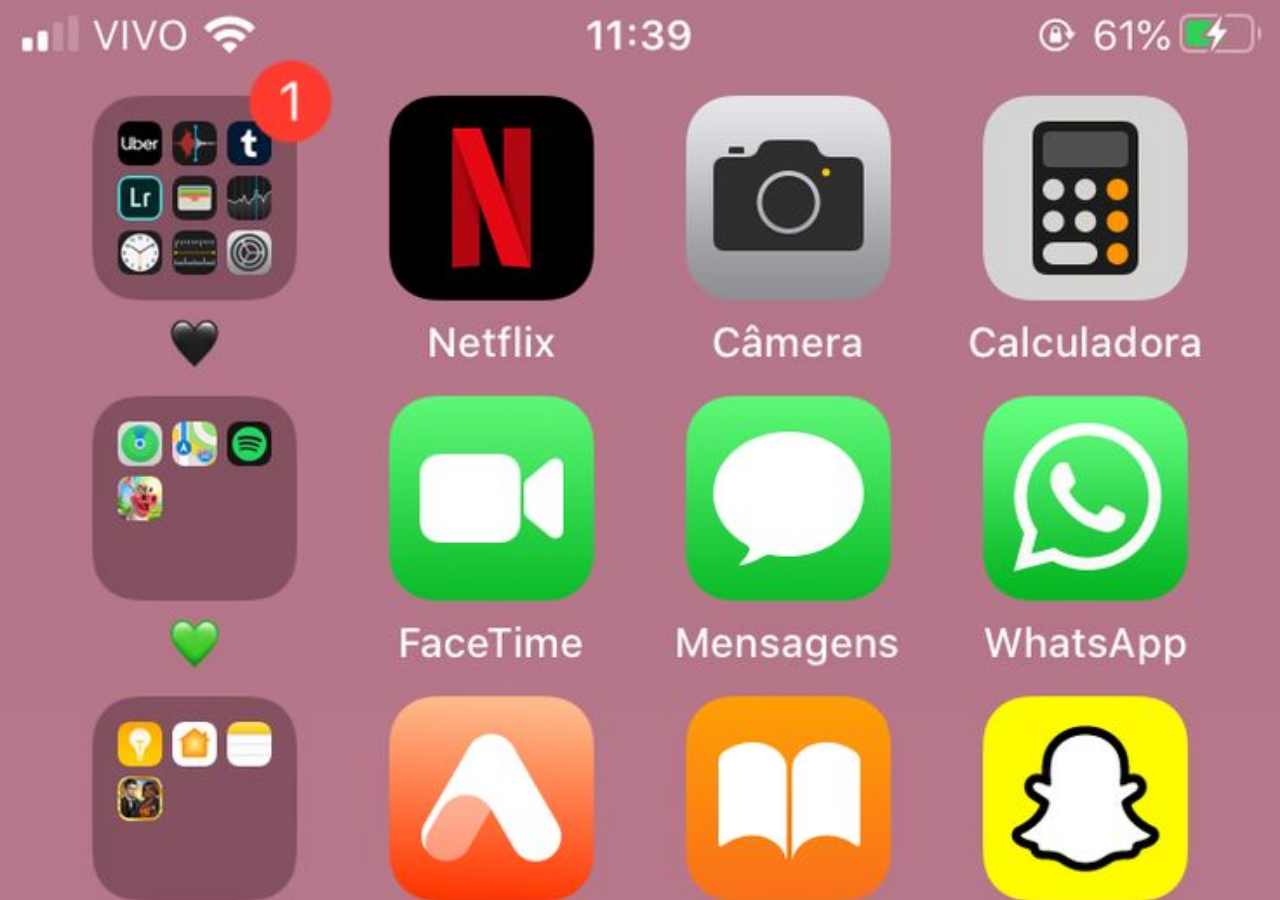
<file: home.html>
<!DOCTYPE html>
<html lang="pt-br">
<head>
    <meta charset="UTF-8">
    <meta name="viewport" content="width=device-width, initial-scale=1.0">
    <title>Home</title>

    <style>
        *{
            padding: 0px;
            margin: 0px;
        }

        body{
            height: 100vh;
            width: 100vw;
            background-color: black;
            background-image: url(imagens/iphone.jpg);
            background-repeat: no-repeat;
            background-position: top center;
            background-size: cover;
        }
    </style>
</head>
<body>
    <main>
        
    </main>

    
</body>
</html>
</file>
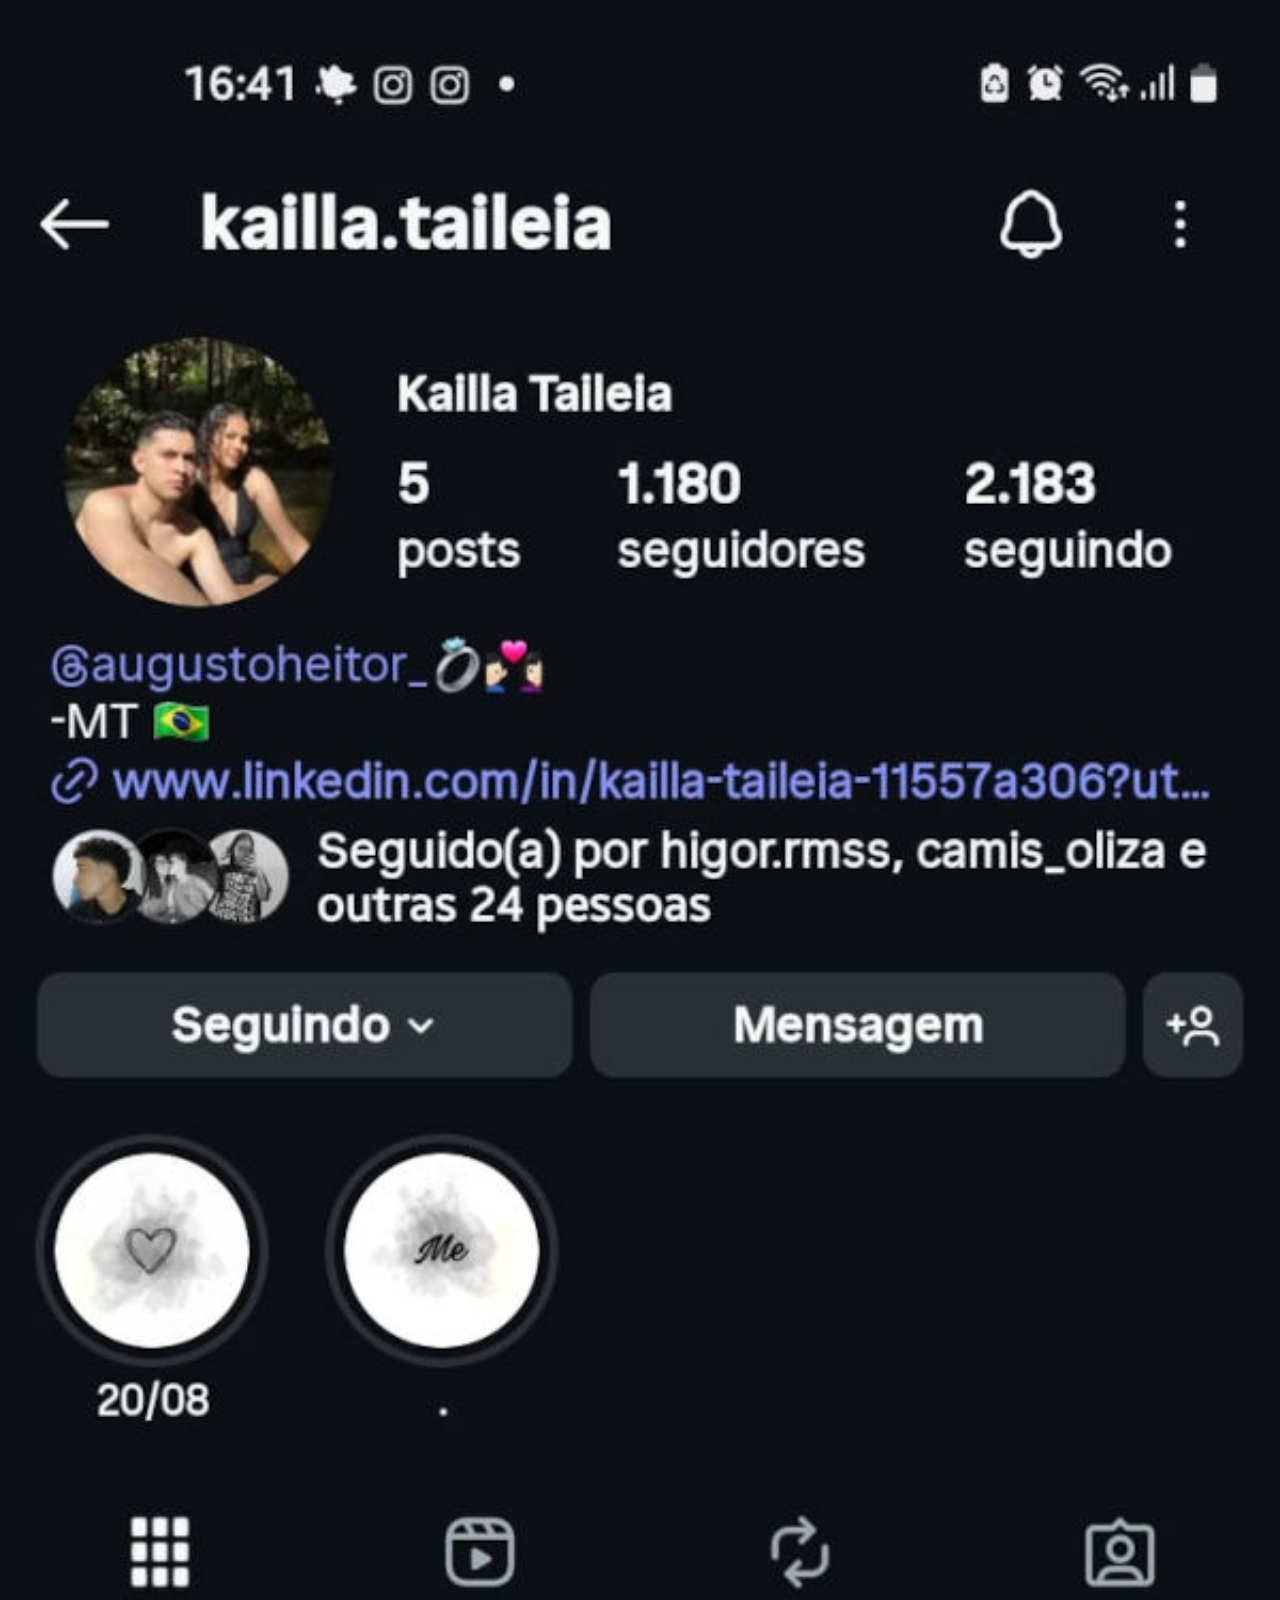
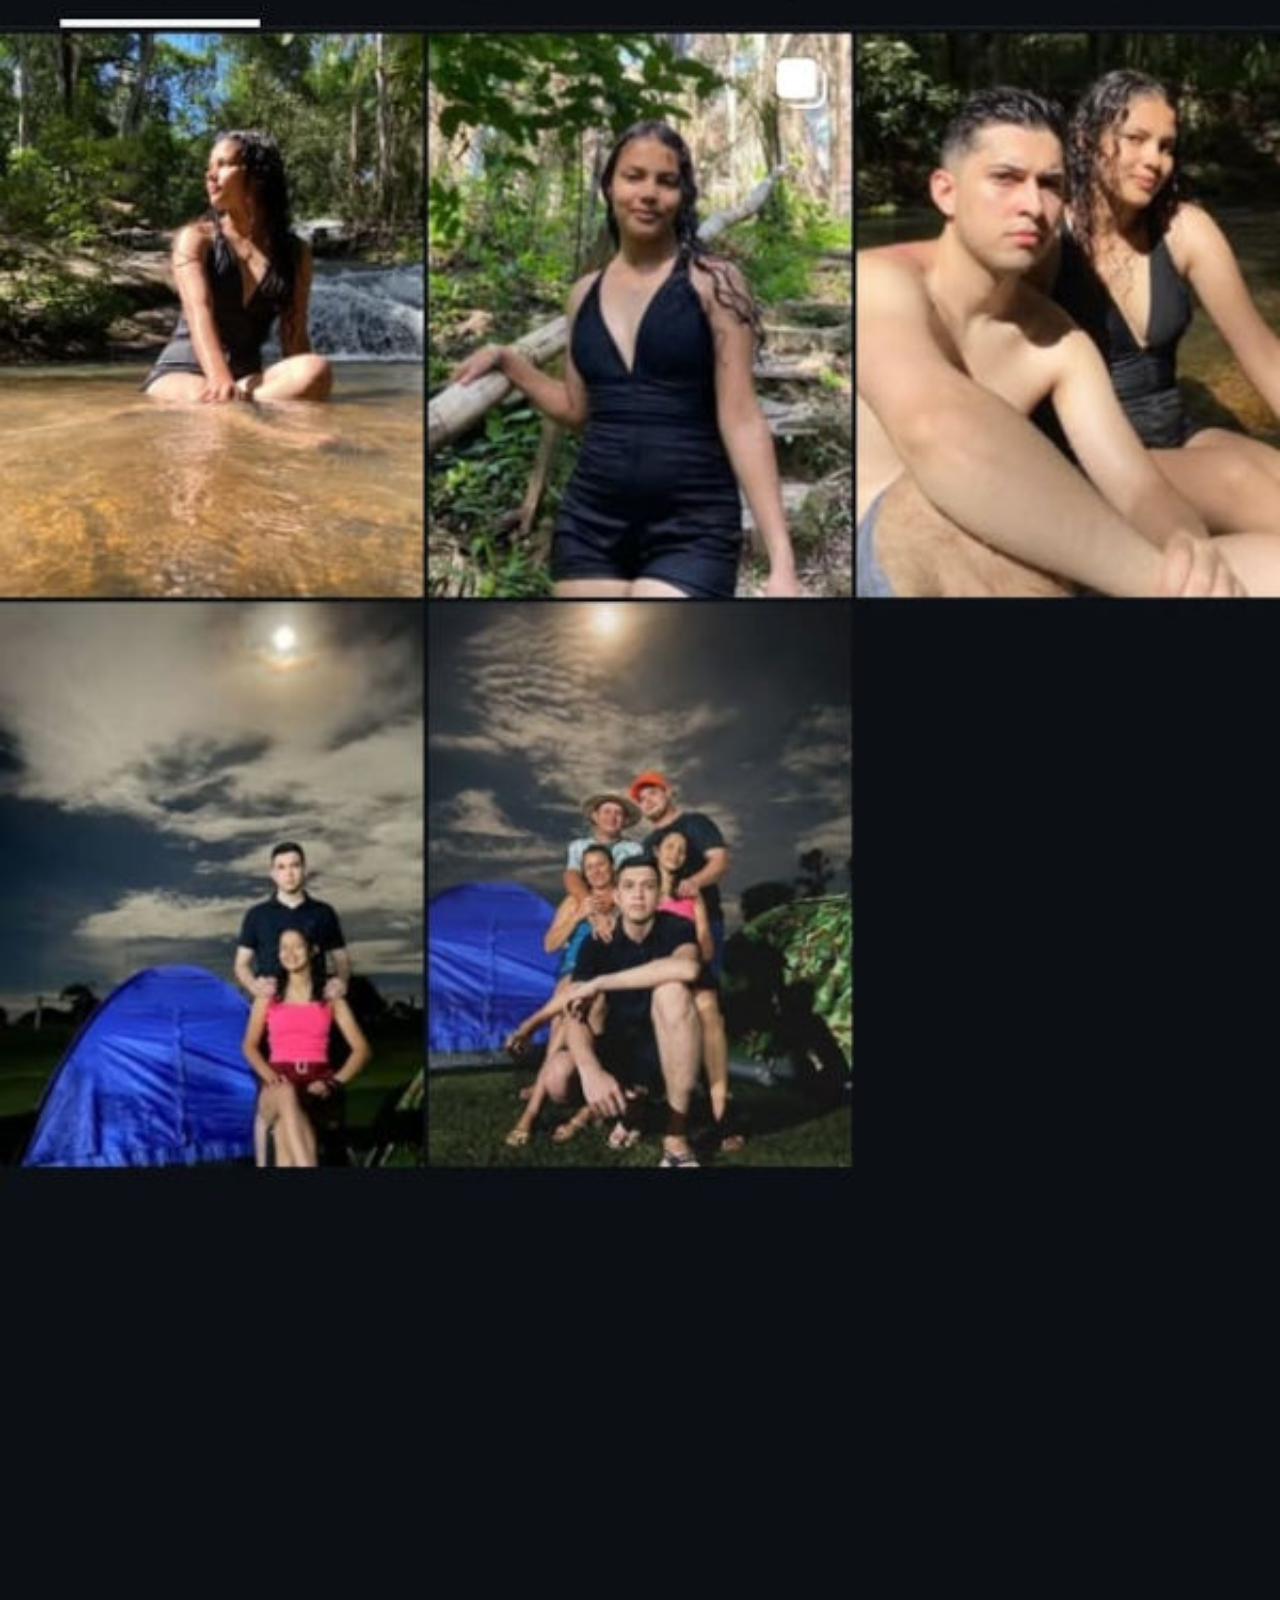
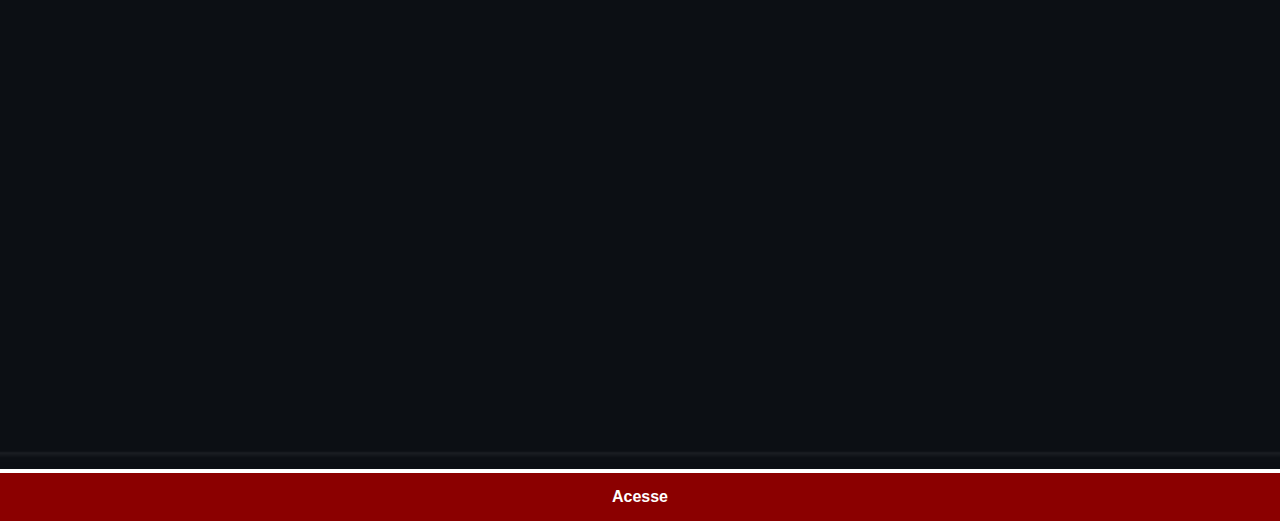
<file: instagran.html>
<!DOCTYPE html>
<html lang="pt-br">
<head>
    <meta charset="UTF-8">
    <meta name="viewport" content="width=device-width, initial-scale=1.0">
    <title>Instagram</title>
    <link rel="stylesheet" href="estilo/sociais.css">
</head>
<body>
    <img src="imagens/pagina instagram.jpg" alt="jpg">
    <a href="https://www.instagram.com/kailla.taileia/" target="_blank">Acesse</a>
    
</body>
</html>
</file>
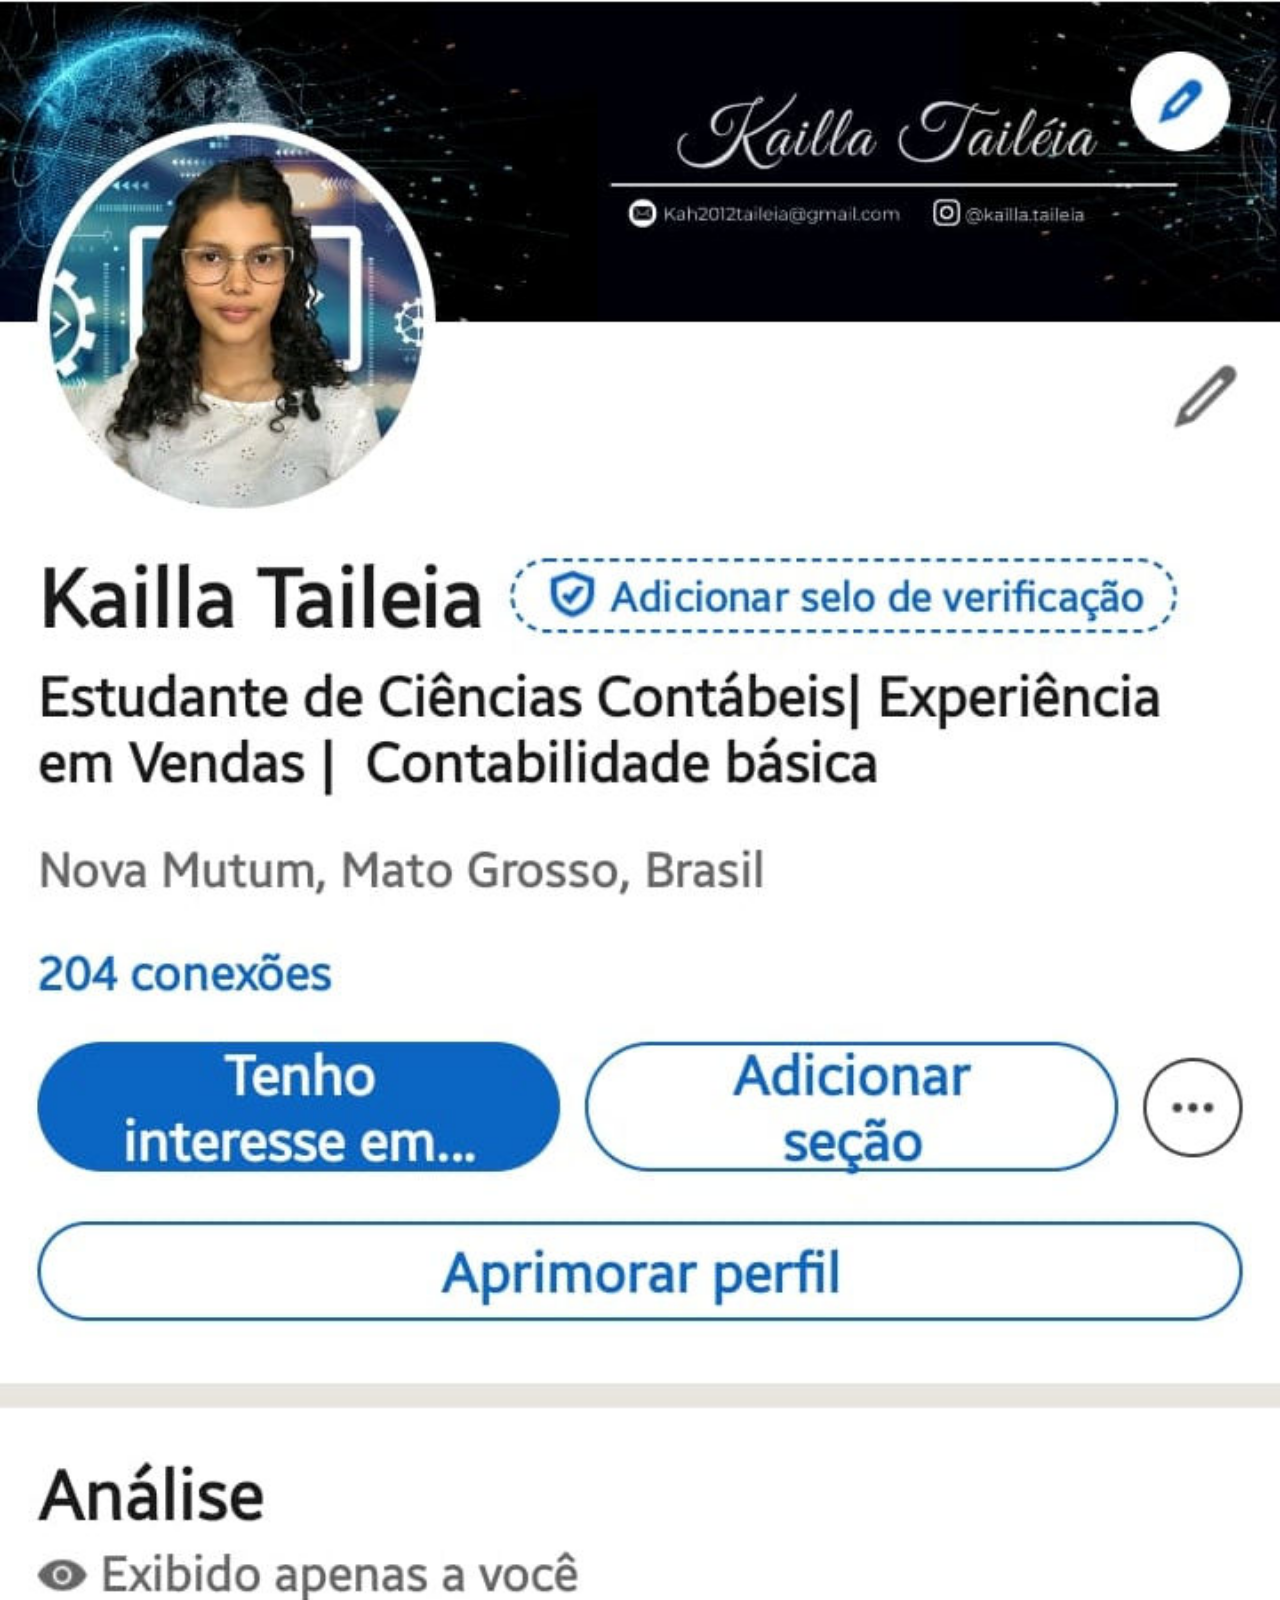
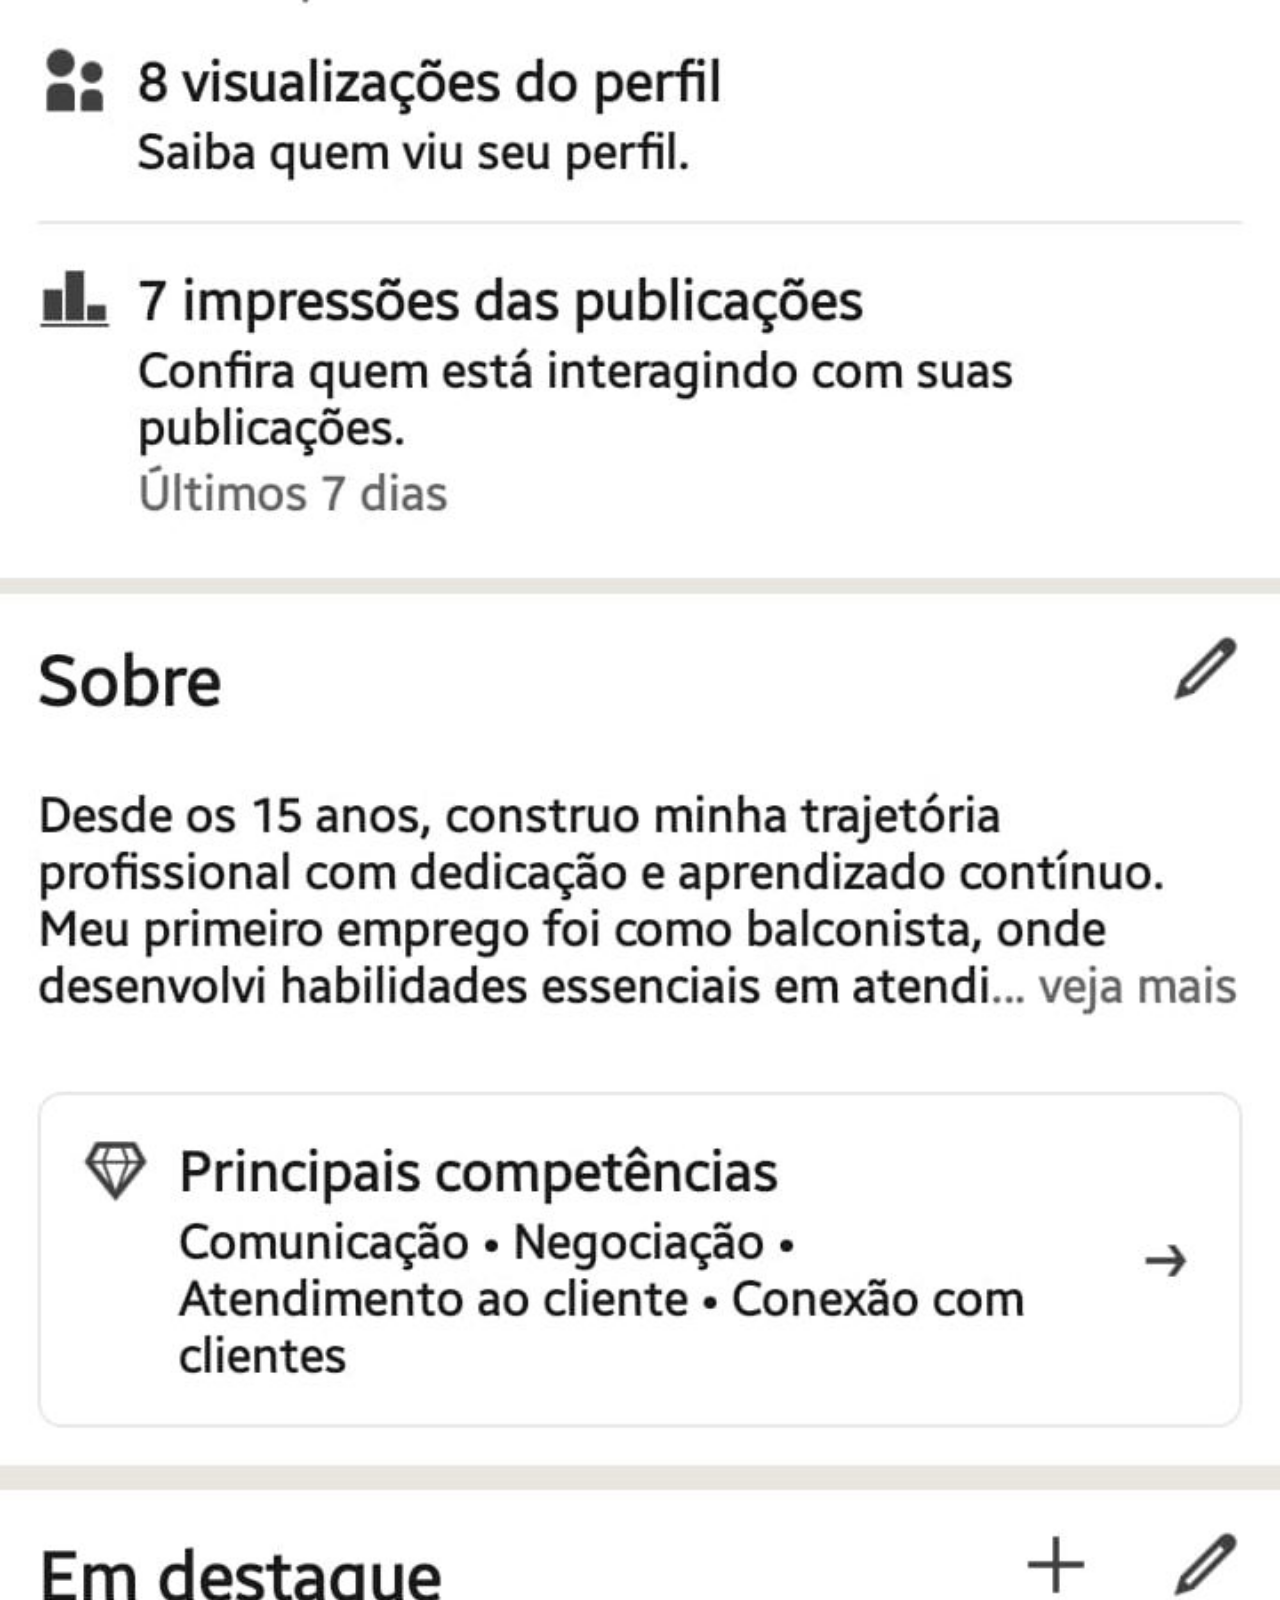
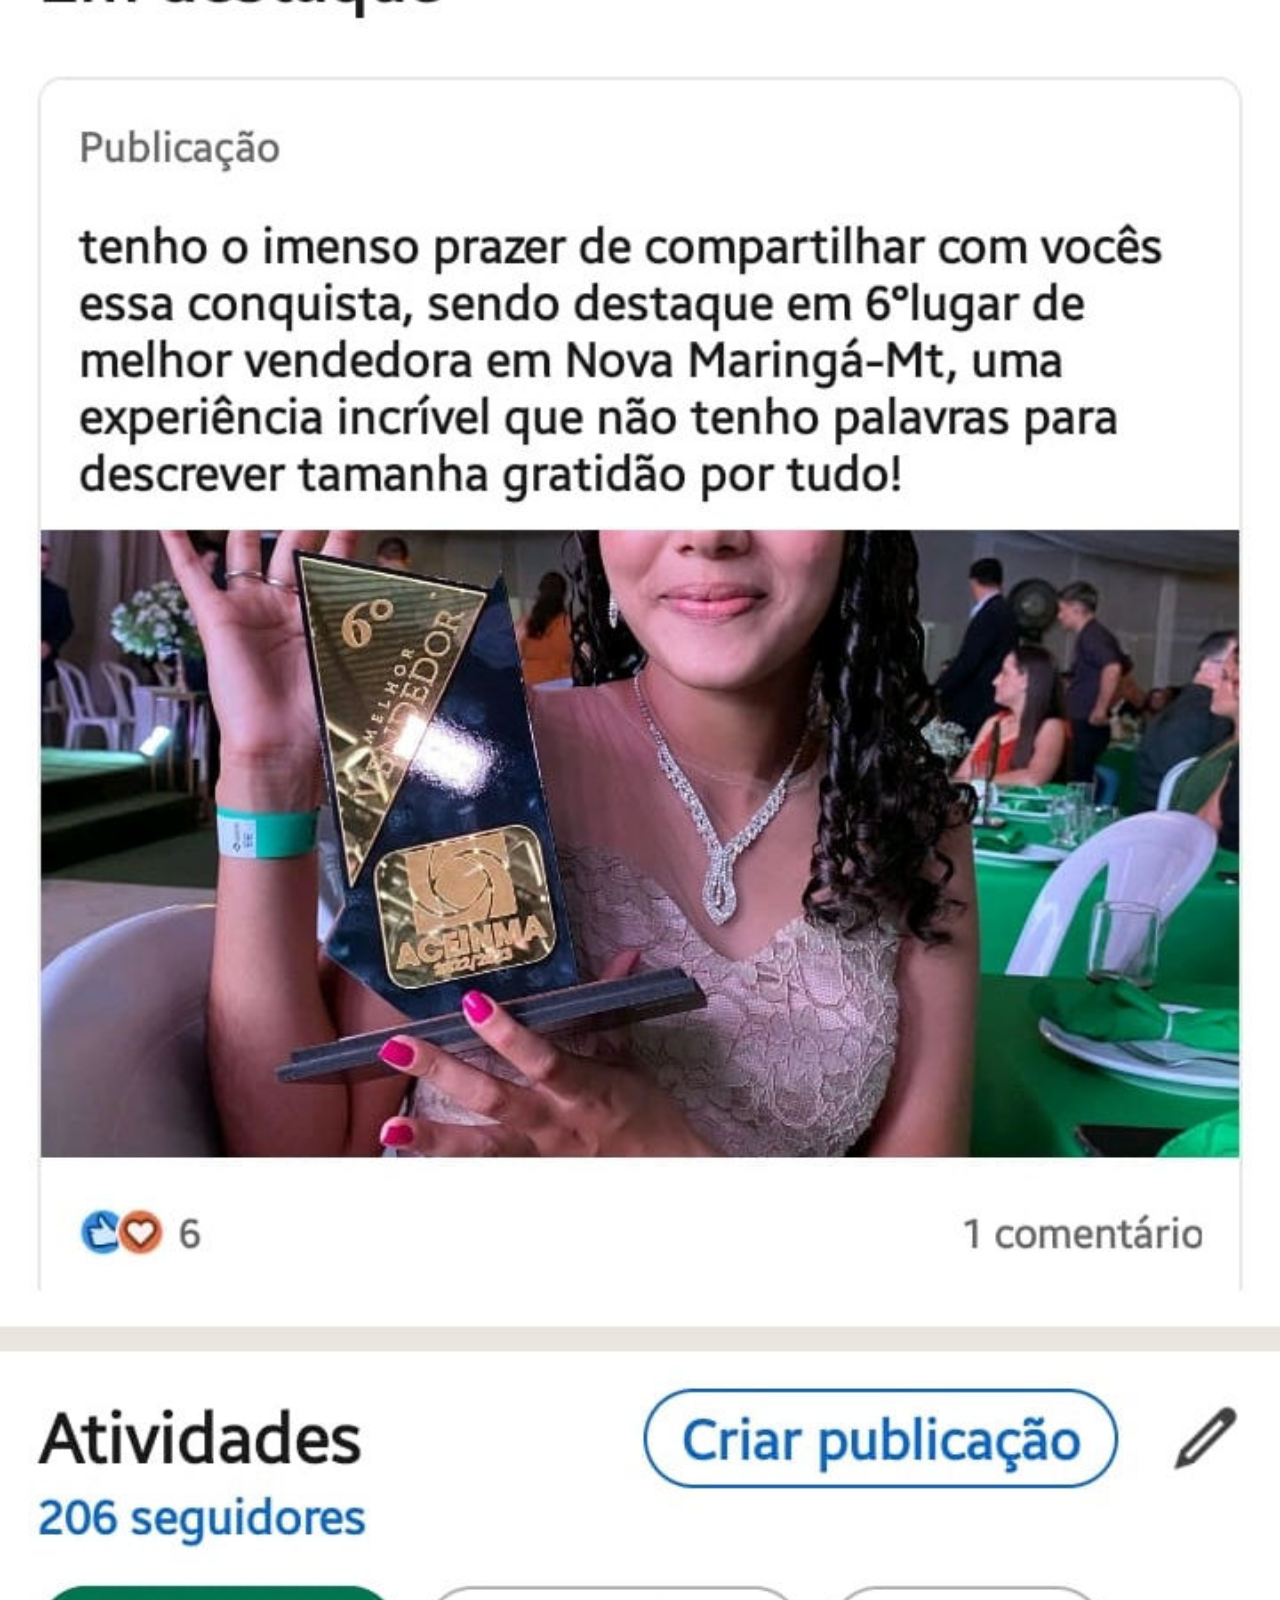
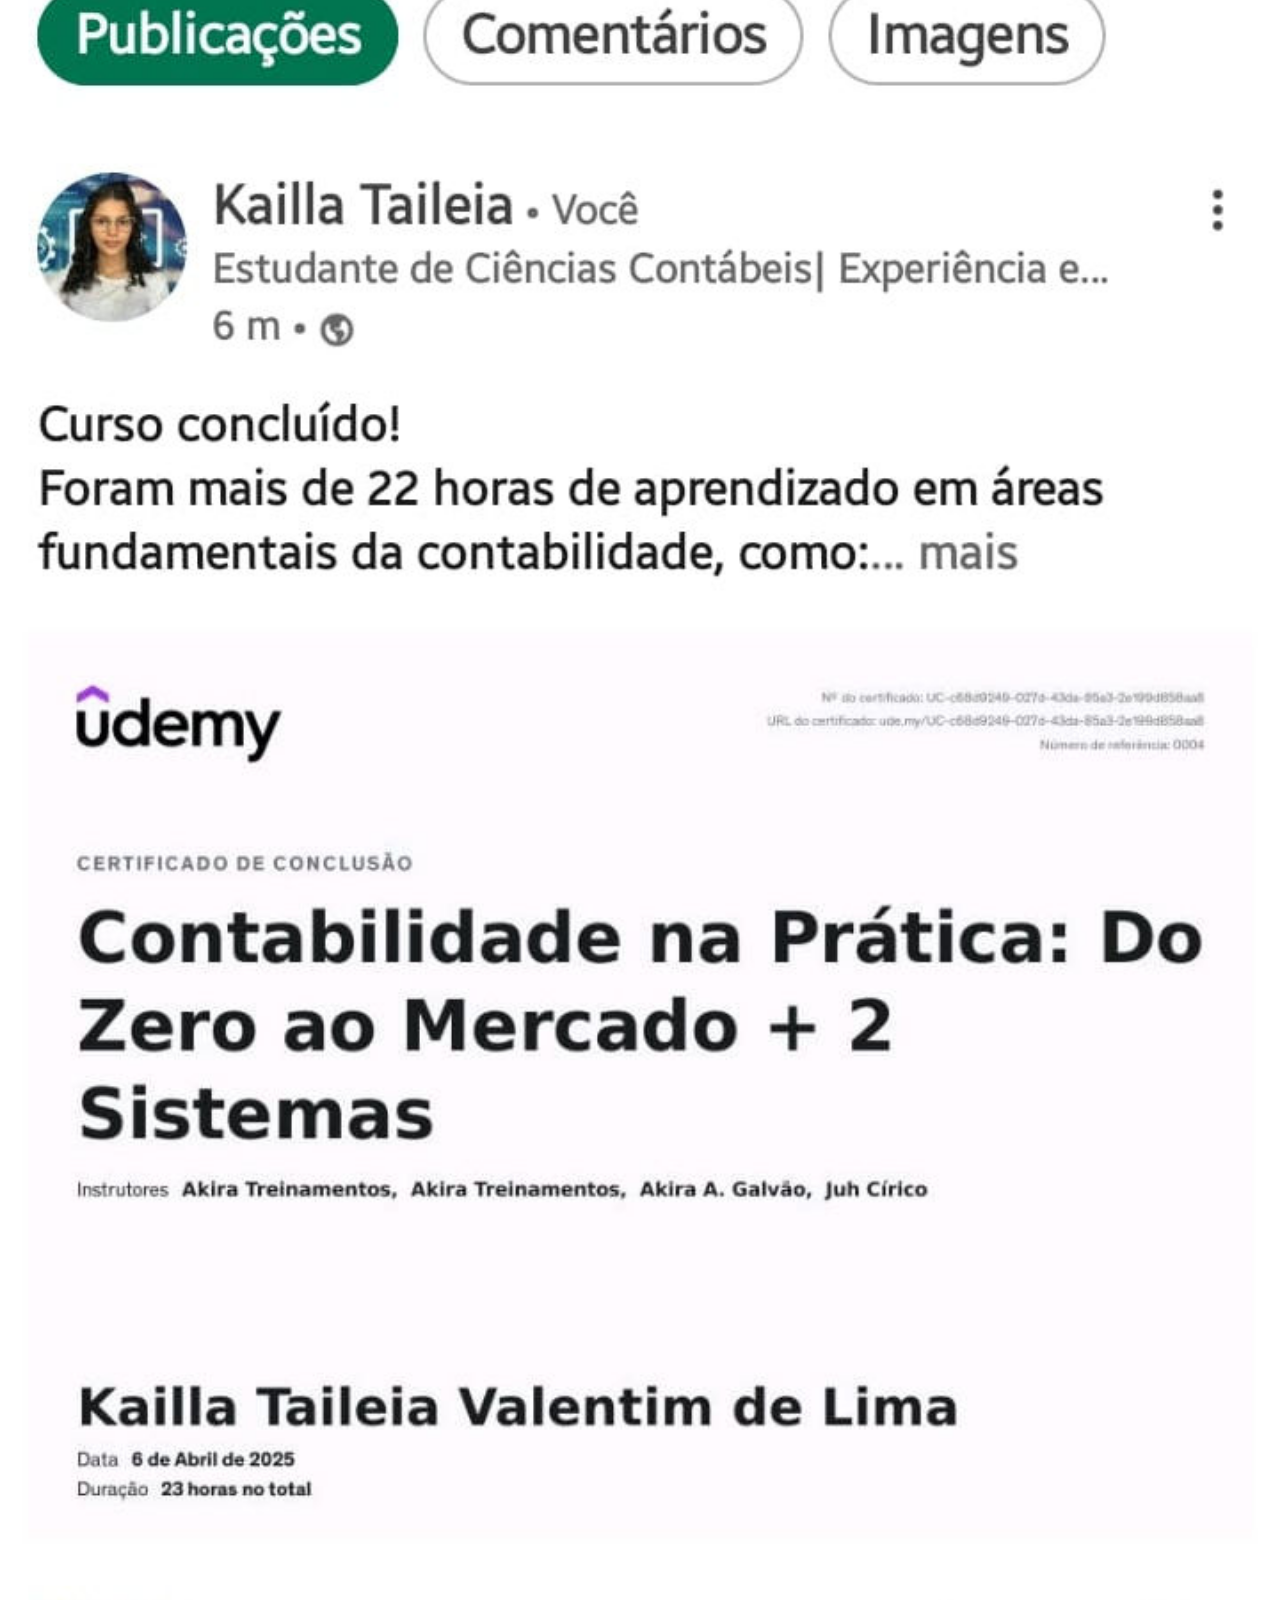
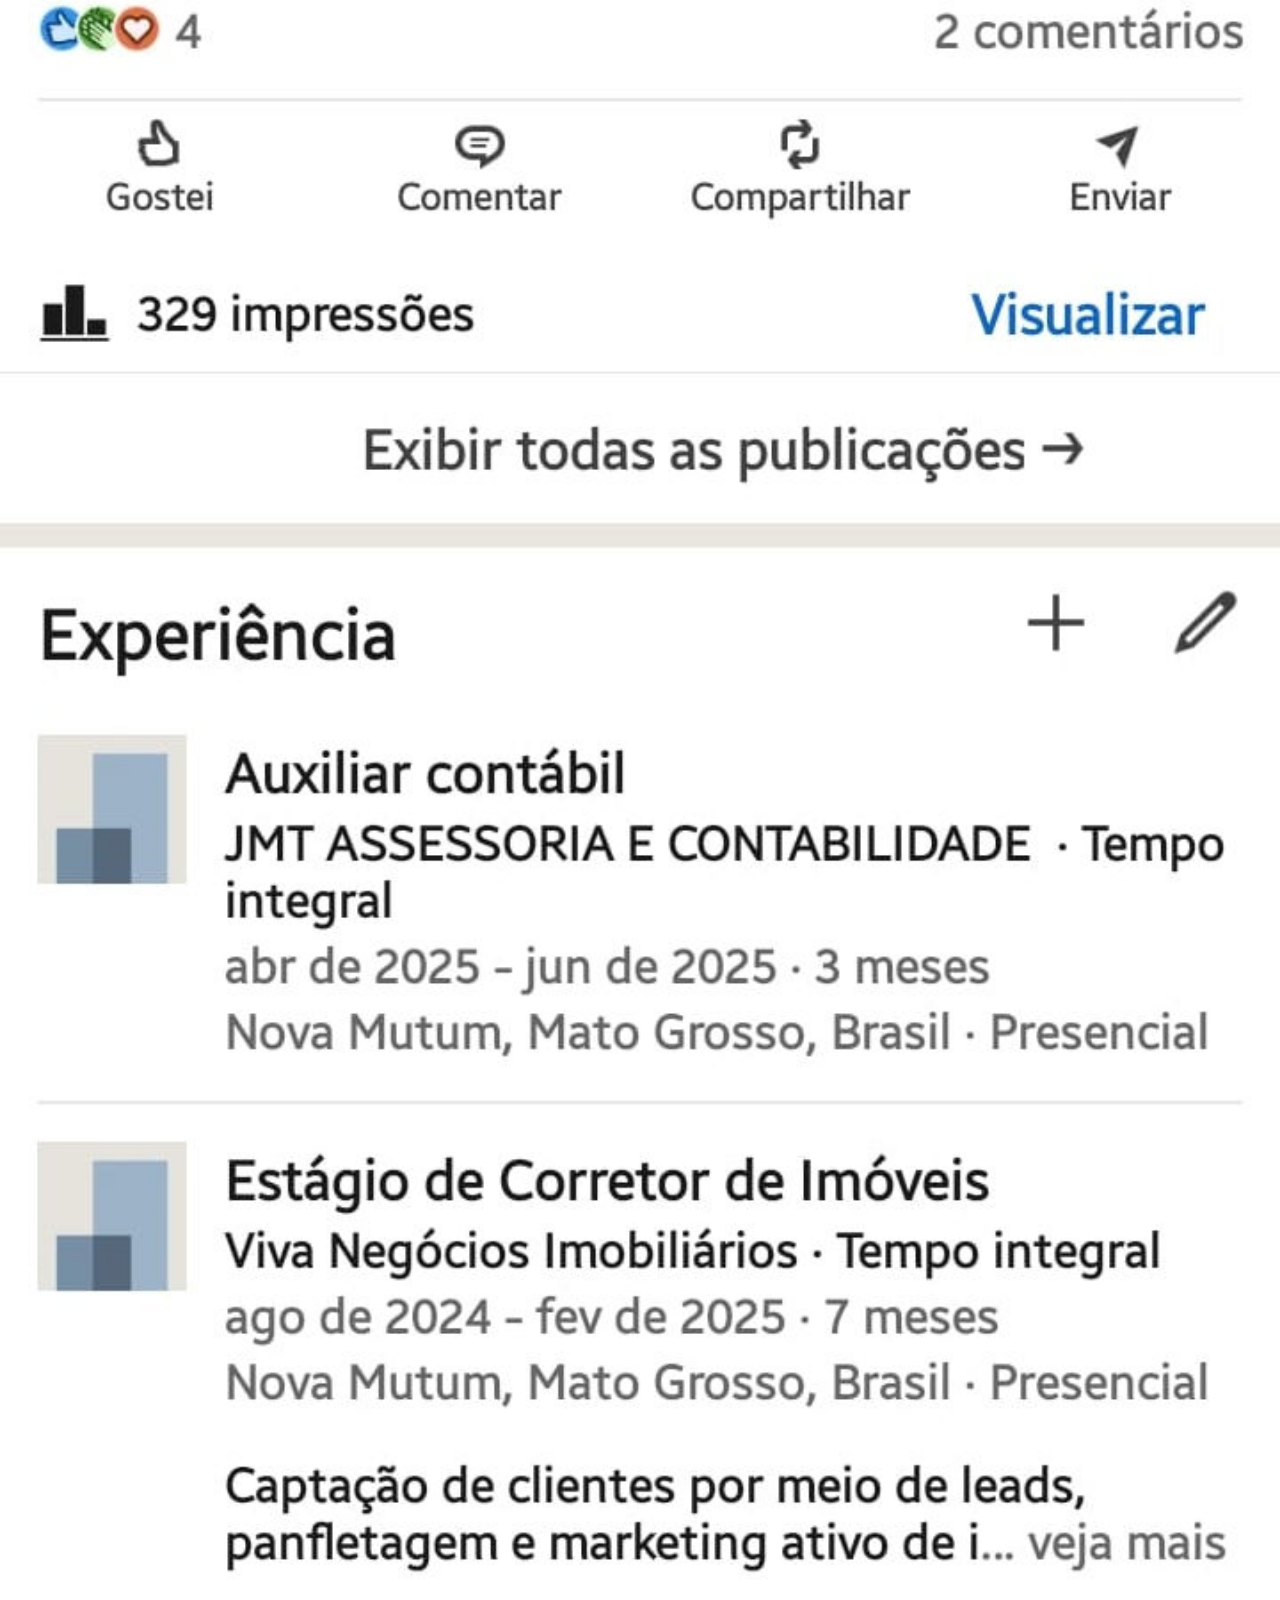
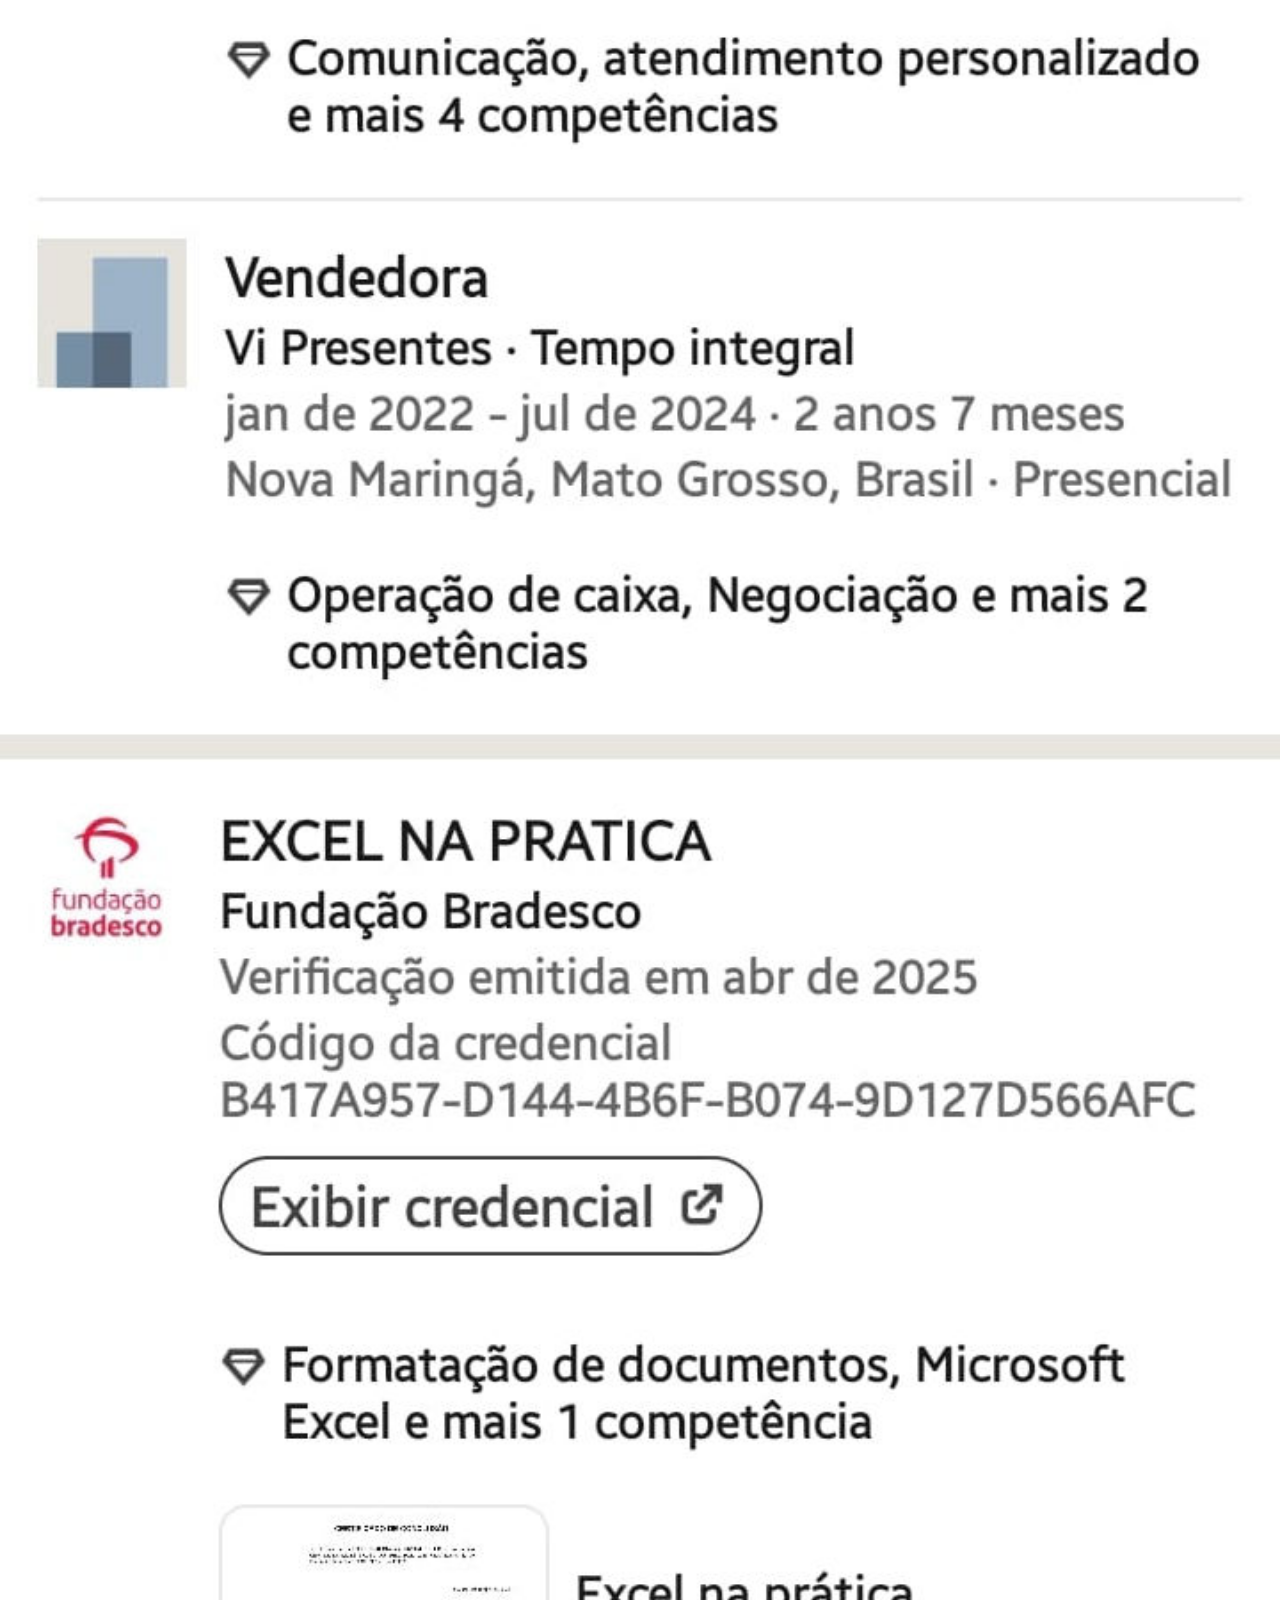
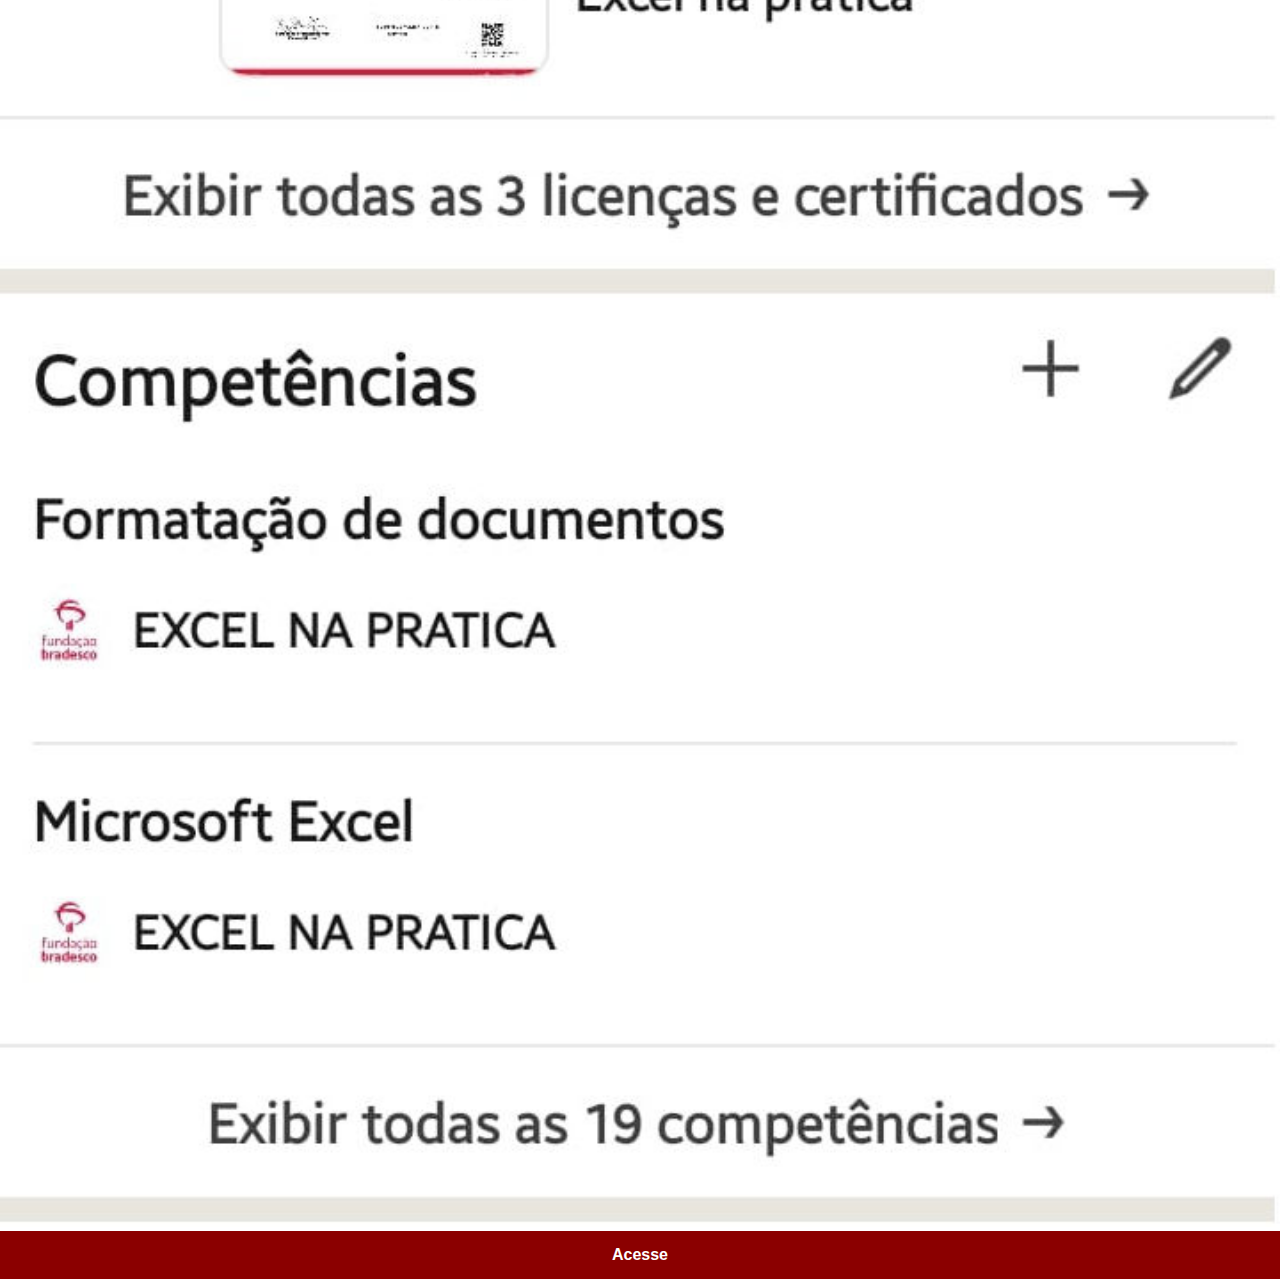
<file: linkedin.html>
<!DOCTYPE html>
<html lang="pt-br">
<head>
    <meta charset="UTF-8">
    <meta name="viewport" content="width=device-width, initial-scale=1.0">
    <title>Linkedin</title>
    <link rel="stylesheet" href="estilo/sociais.css">
</head>
<body>
    <img src="imagens/linkedin site.jpg" alt="linkedin">
    <a href="https://www.linkedin.com/in/kailla-taileia-11557a306/" target="_blank">Acesse</a>
    
</body>
</html>
</file>
<file: estilo/style.css>
@charset "UTF-8";

*{
    padding: 0px;
    margin: 0px;
    font-family: Arial, Helvetica, sans-serif;
}

main{
    position: relative;
    background-image: url(../imagens/fundo-do-site.jpeg);
    background-repeat: no-repeat;
    background-size: cover;
    background-position: top center;
    height: 100vh;
    width: 100vw;
}

section#celular{
    position: absolute;
    top: 50%;
    left: 50%;
    transform: translate(-50%, -50%);
    background-image: url(../imagens/iphone.png);
    background-size: cover;
    background-repeat: no-repeat;
    height:466px;
    width:230px ;
}

#ifr{
    position: relative;
    width: 100%;
    height: 100%;
}

iframe#tela{
    position: absolute;
    top:50%;
    left: 50%;
    transform: translate(-50%, -50%);
    height:350px ;
    width: 199px;
}

#app > a >img{
    width: 50px;
    border-radius: 50%;
    box-shadow: 2px 2px 5px rgba(255, 255, 255, 0.181);
    margin: 5px;
    box-sizing: border-box;
}

#app > a >img:hover{
    border: 2px solid rgba(255, 255, 255, 0.836);
    box-shadow: 5px 5px 20px rgba(255, 255, 255, 0.241);
    transition: 0.2s;
}
</file>
<file: estilo/sociais.css>
@charset "UTF-8";

*{
                padding: 0px;
                margin: 0px;
                font-family: Arial, Helvetica, sans-serif;
            }
            img{
                background-color: black;
                width: 100vw;
                margin-bottom: 0px;
            
            }
            ::-webkit-scrollbar{
                height: 0px;
                width: 0px;
            }
            a{
                display: block;
                background-color: darkred;
                color: white;
                padding: 15px;
                text-align: center;
                font-weight: bolder;
                text-decoration: none;
            }
            a:hover{
                background-color: red;
                text-decoration: underline;
            }
</file>
